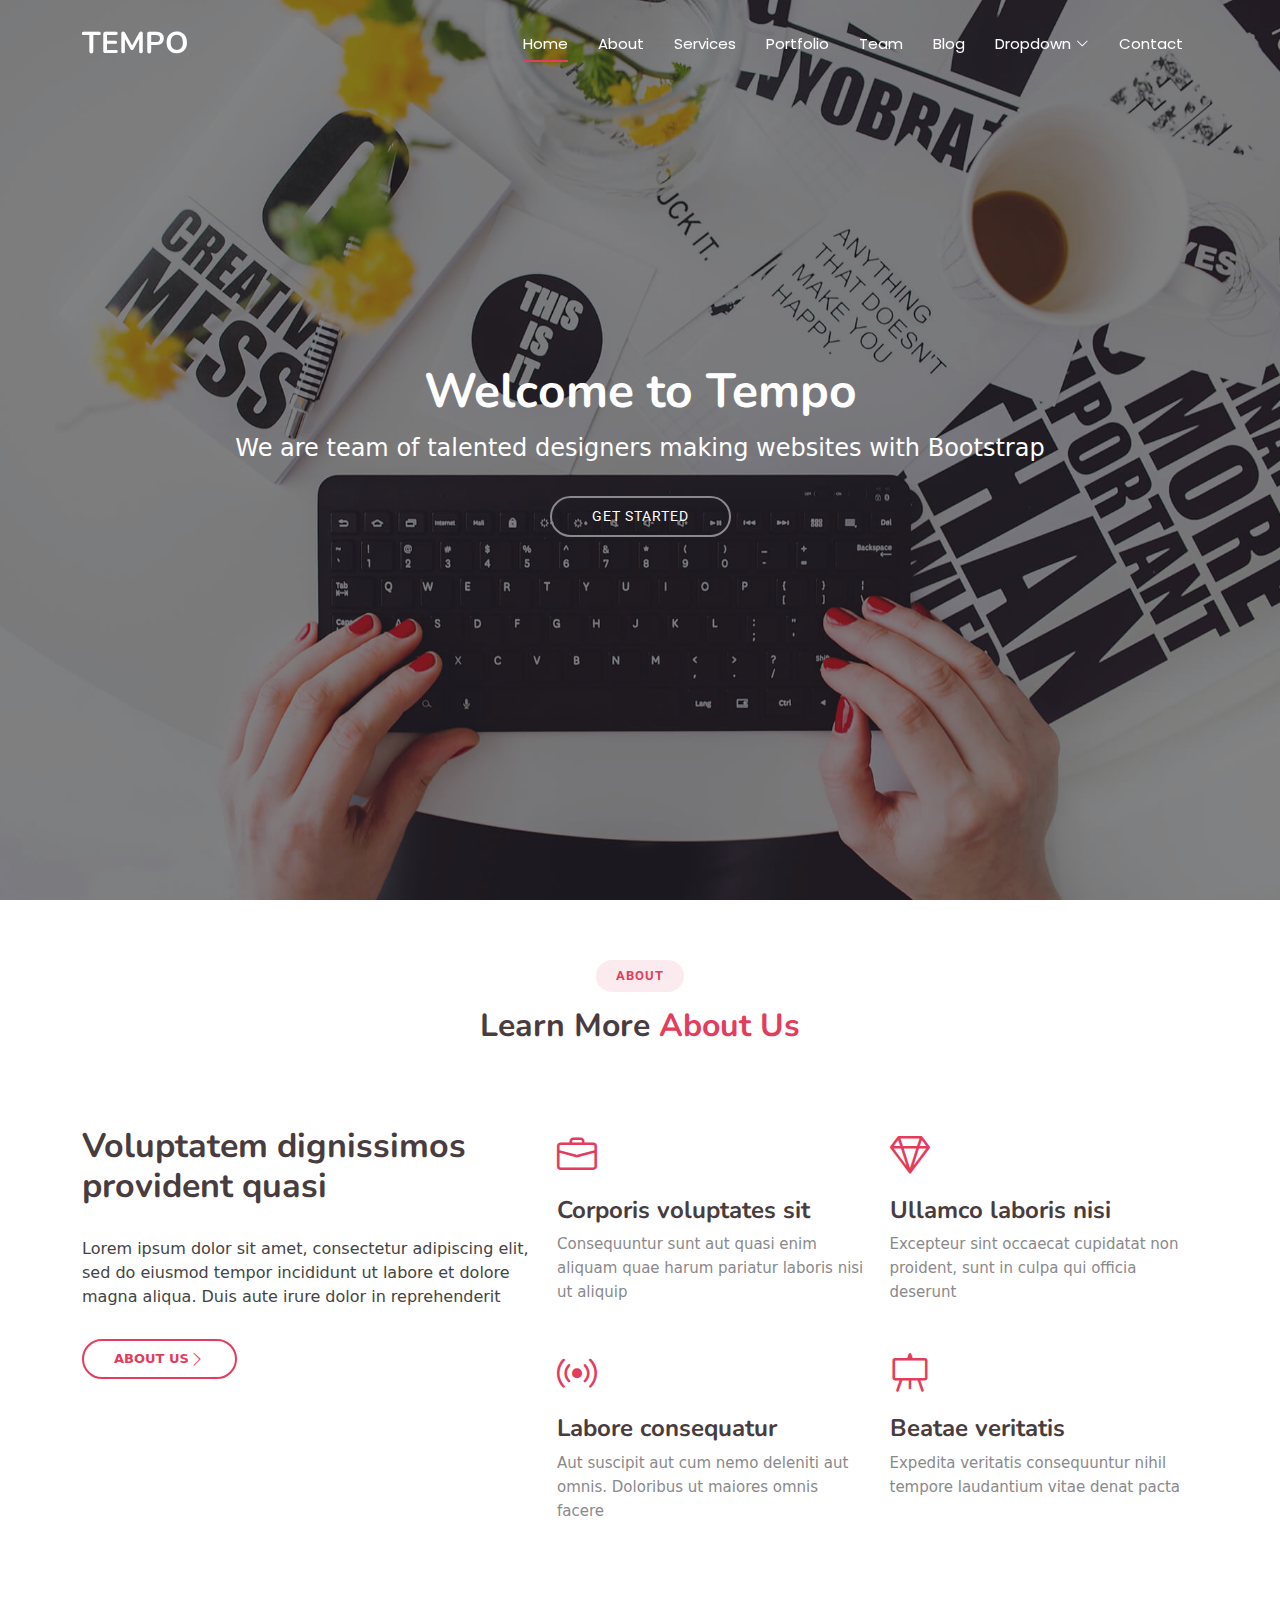
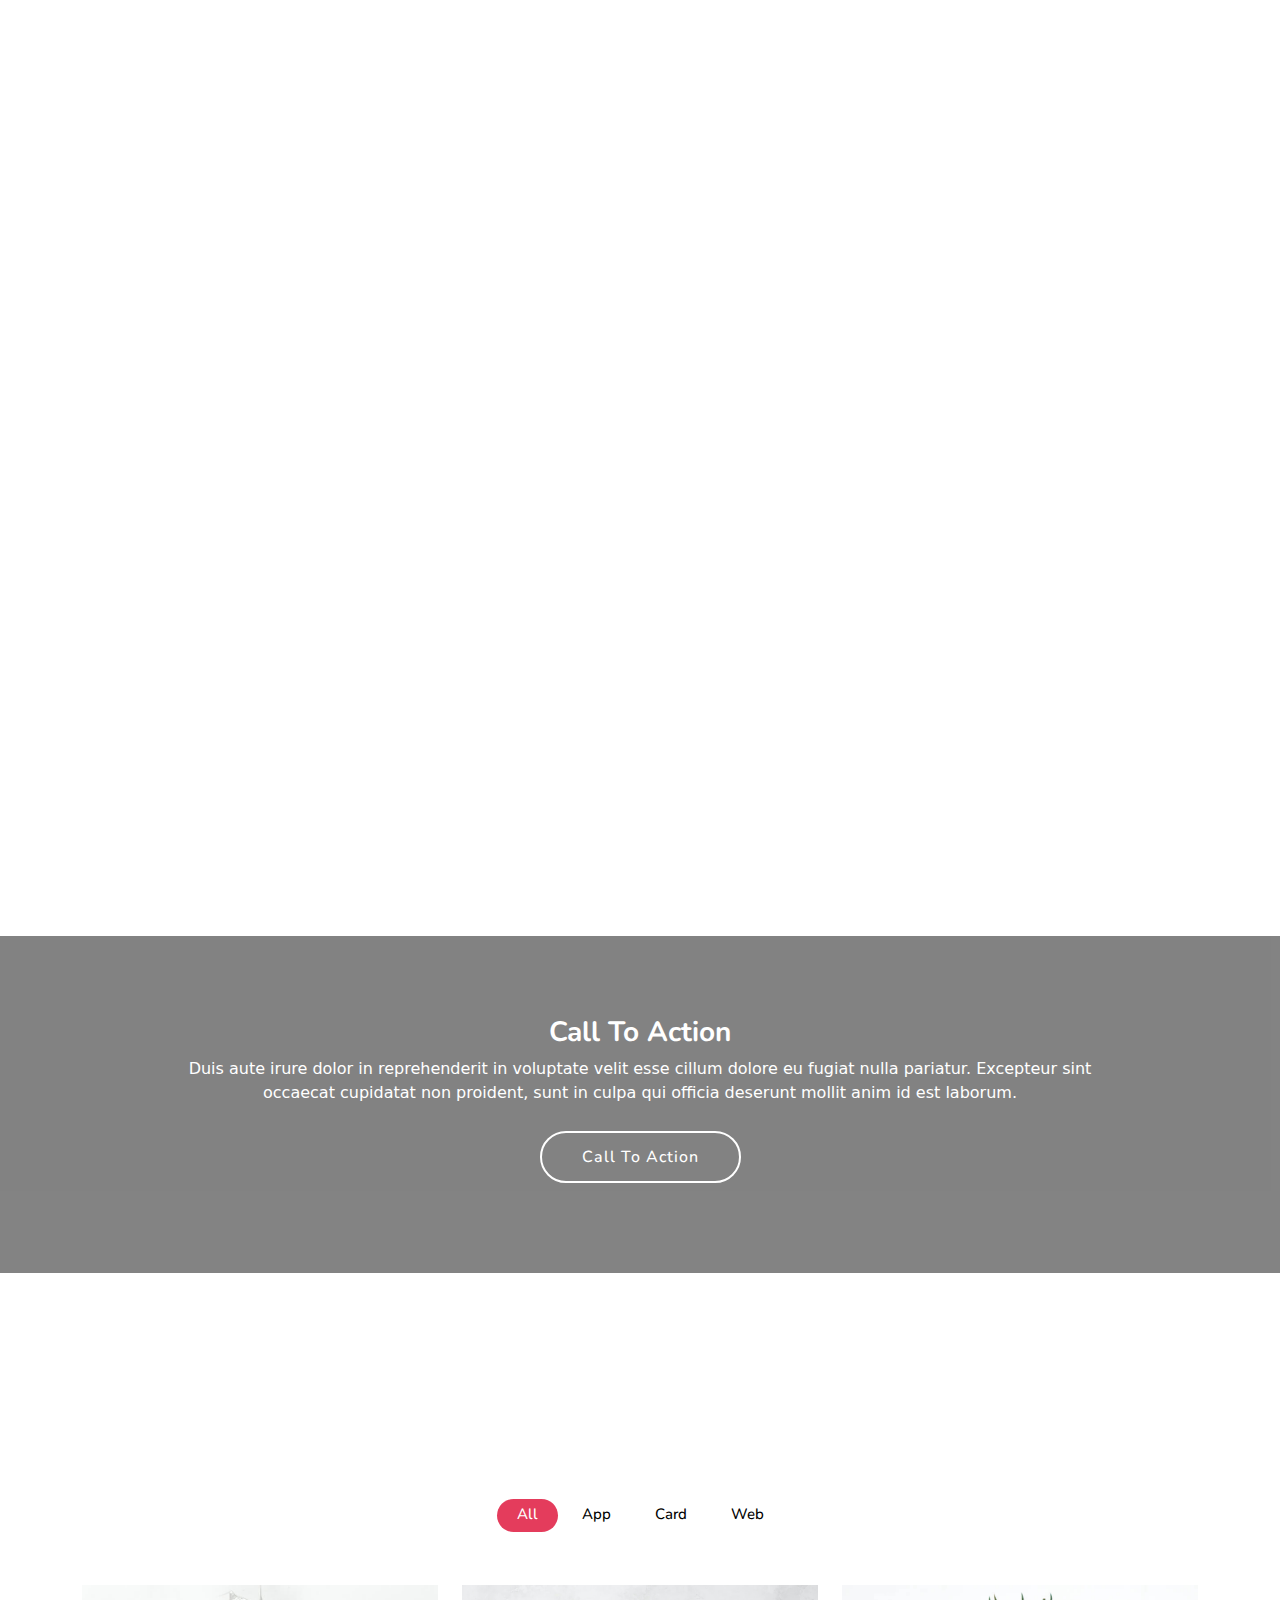
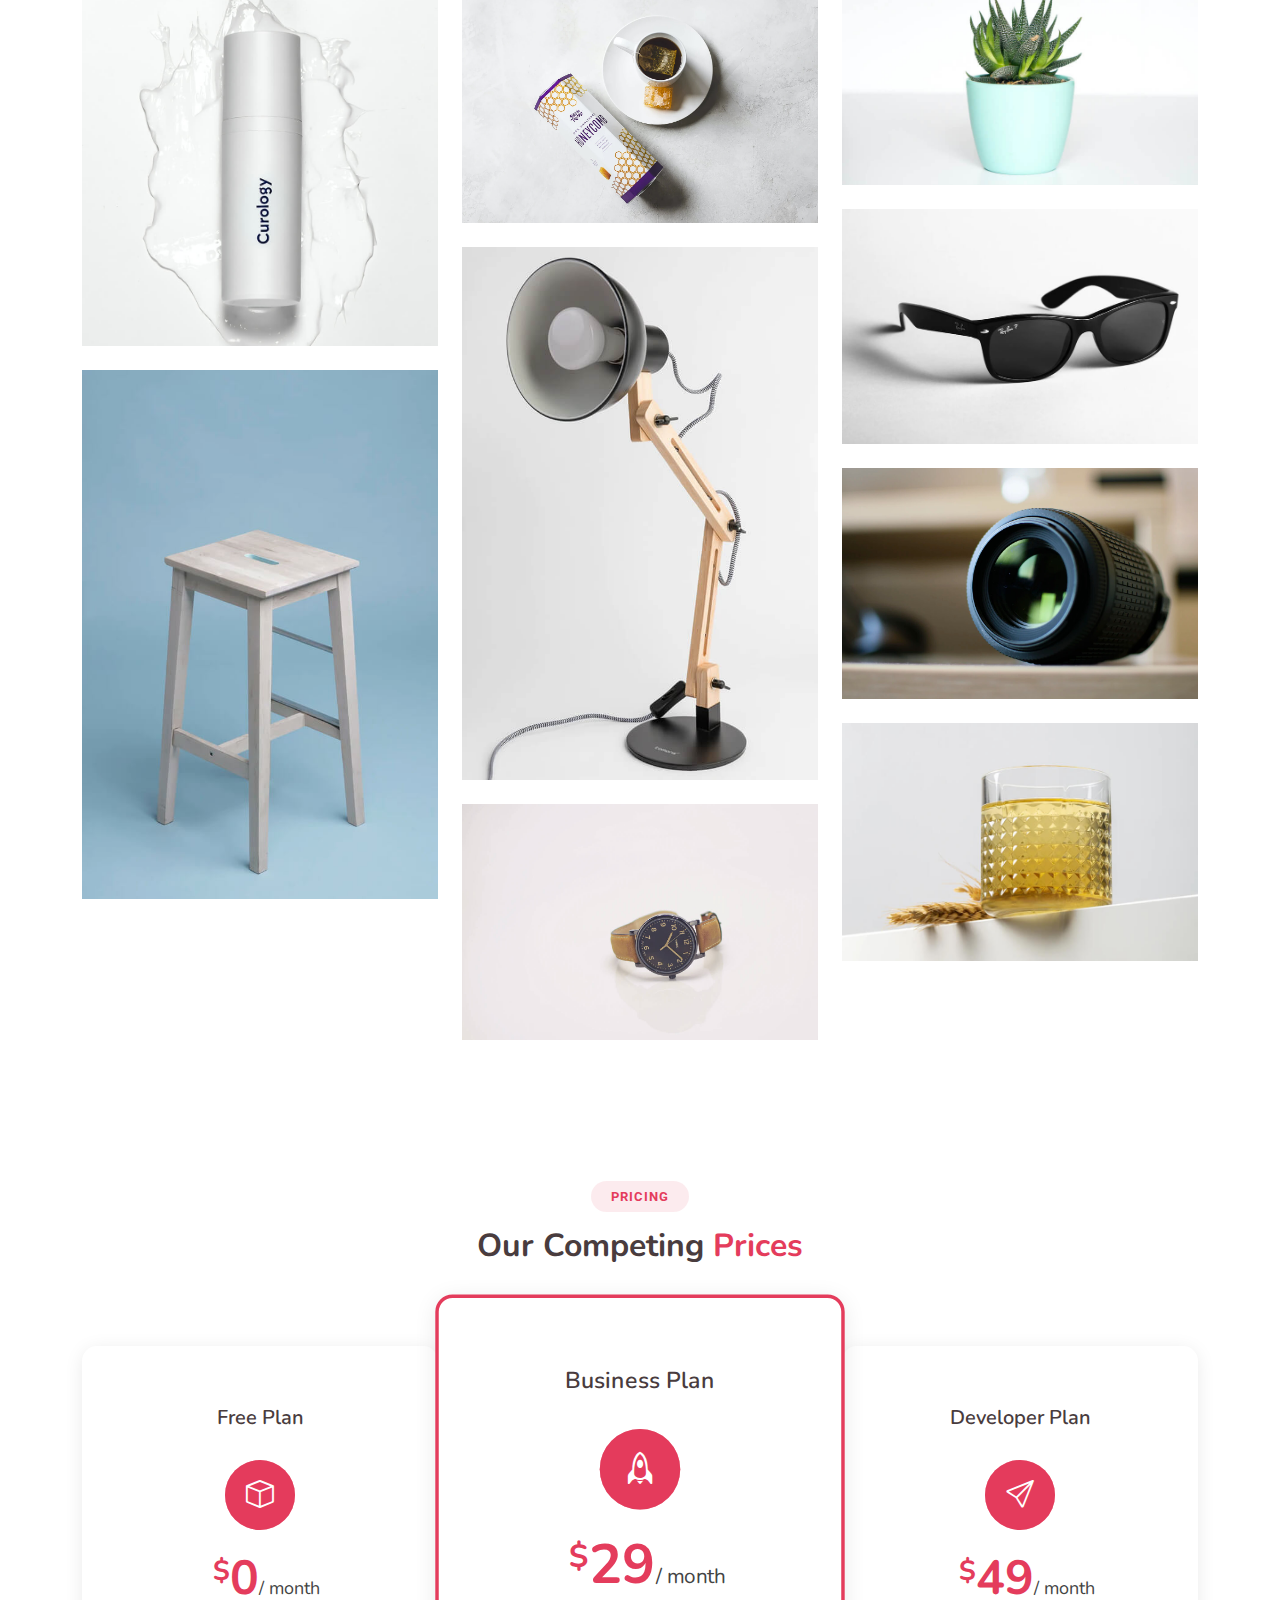
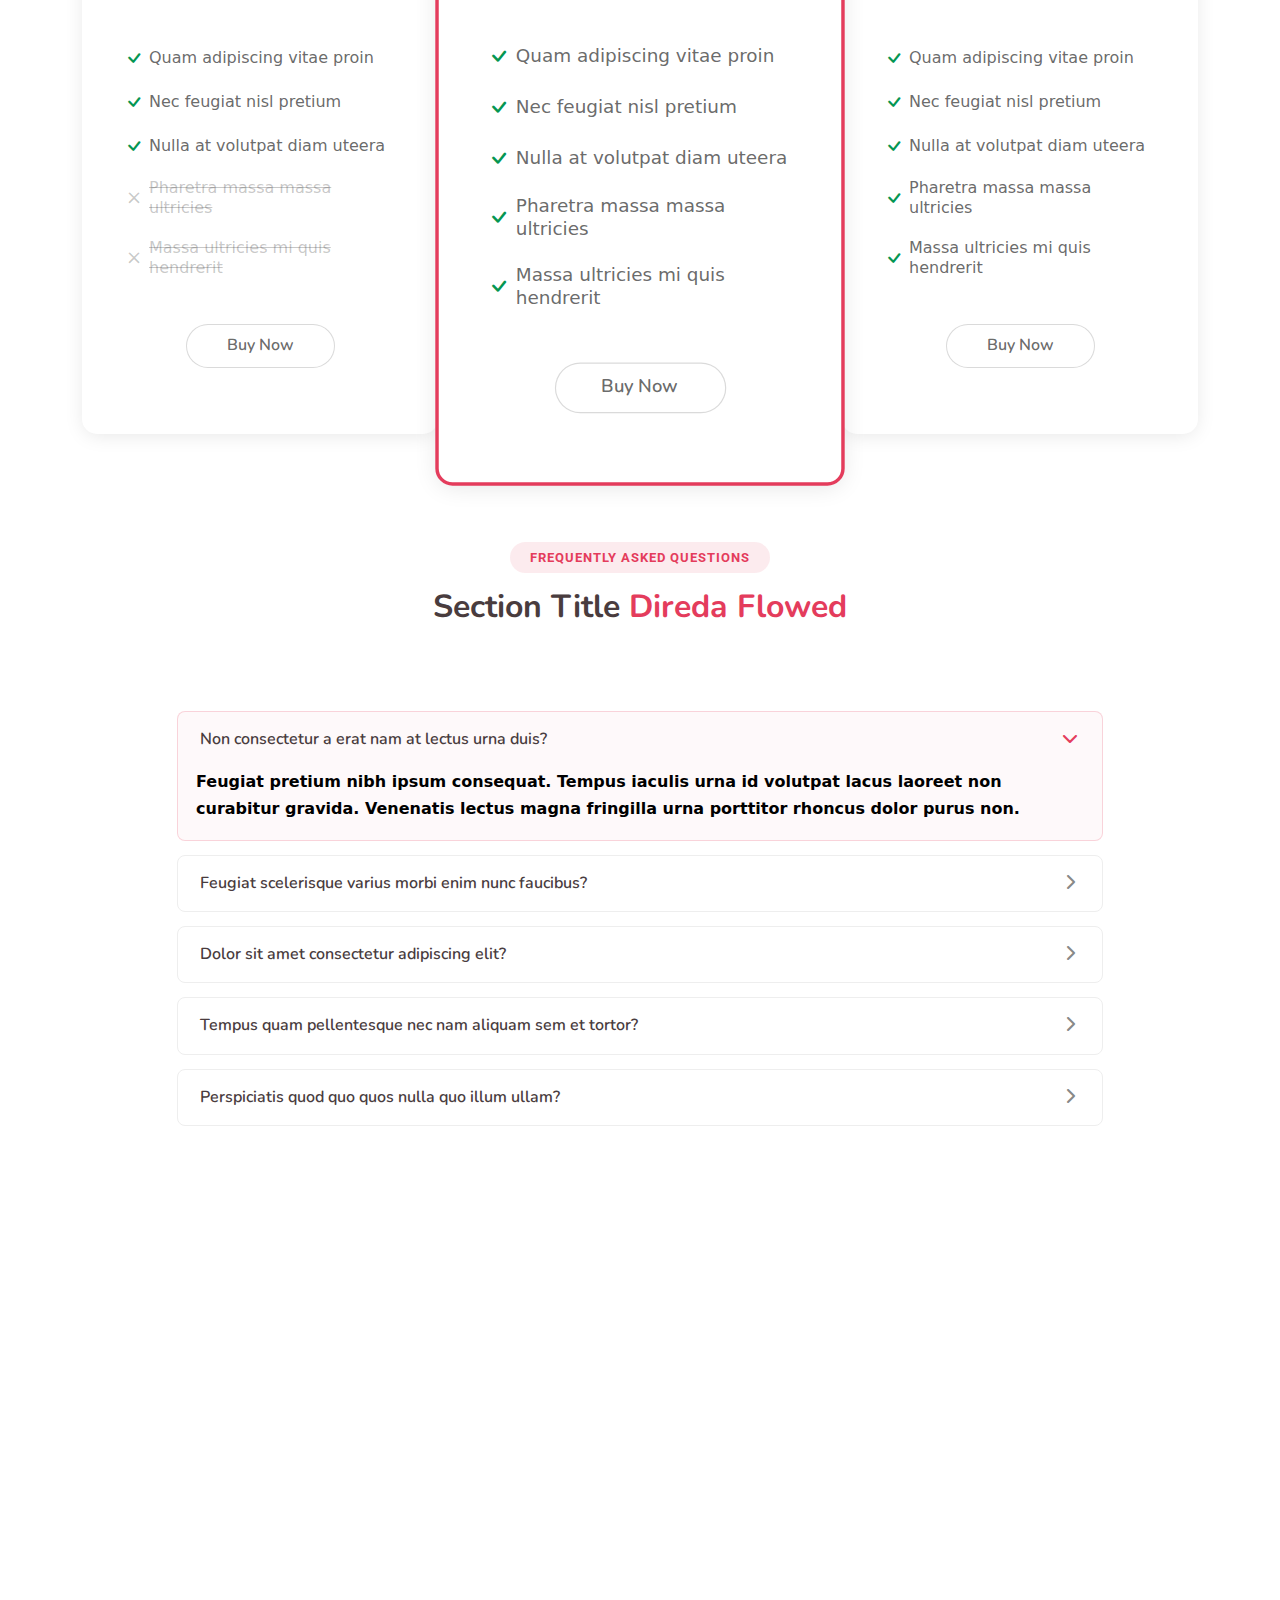
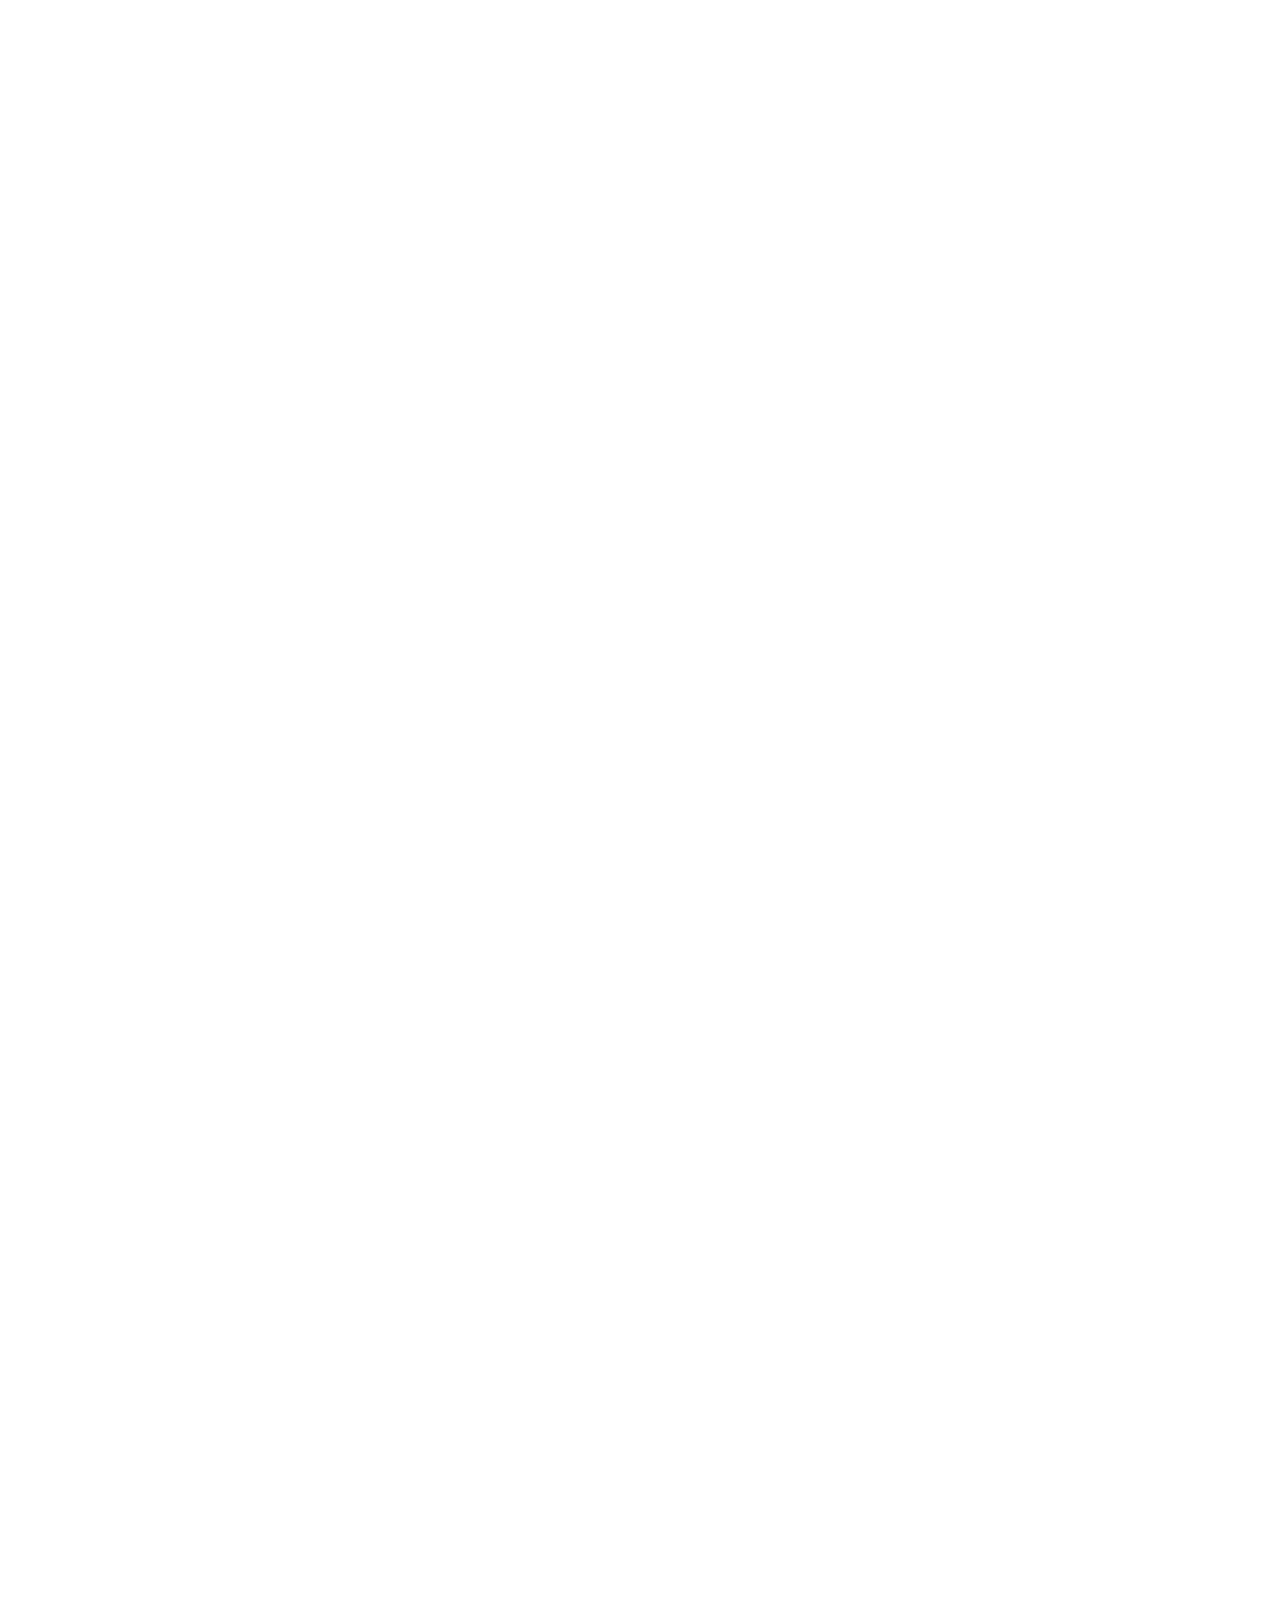
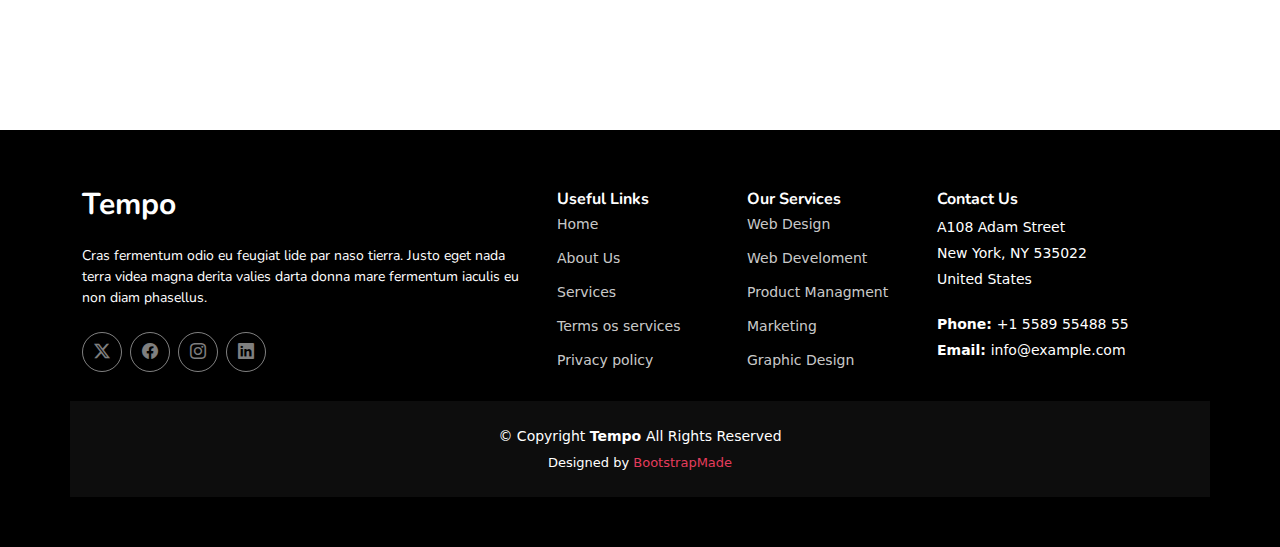
<file: index.html>
<!DOCTYPE html>
<html lang="en">
<head>
    <meta charset="UTF-8">
    <meta name="viewport" content="width=device-width, initial-scale=1.0">
    <title>Tempo</title>
    


    <link href="https://fonts.googleapis.com/css2?family=Poppins:wght@300;400;500;600;700&display=swap" rel="stylesheet">
    <link href="https://fonts.googleapis.com/css2?family=Nunito:wght@300;400;600;700;800&display=swap" rel="stylesheet">
    <link href="https://fonts.googleapis.com/css2?family=Roboto:wght@300;400;500;700&display=swap" rel="stylesheet">

    <link rel="stylesheet" href="https://cdn.jsdelivr.net/npm/aos@2.3.4/dist/aos.css" />

    <link rel="stylesheet" href="https://cdn.jsdelivr.net/npm/bootstrap-icons@1.11.3/font/bootstrap-icons.css">
    <link rel="stylesheet" href="https://cdn.jsdelivr.net/npm/bootstrap-icons@1.10.5/font/bootstrap-icons.css">

    <link rel="stylesheet" href="https://cdnjs.cloudflare.com/ajax/libs/animate.css/4.1.1/animate.min.css"/>

    <link rel="stylesheet" href="https://cdnjs.cloudflare.com/ajax/libs/font-awesome/5.15.4/css/all.min.css">


    <link rel="stylesheet" href="css/bootstrap.min.css">
    <link rel="stylesheet" href="css/all.min.css">

    <link rel="stylesheet" href="css/style.css">
</head>
<body>  
    <!-- nav -->
    <nav id="navbar" class="navbar navbar-expand-lg">
        <div class="container">
            <a class="navbar-brand logo" href="#"><h1 class="sitename">TEMPO</h1></a>
            <button class="navbar-toggler " type="button" data-bs-toggle="collapse" data-bs-target="#navbarSupportedContent" aria-controls="navbarSupportedContent" aria-expanded="false" aria-label="Toggle navigation">
            <span class="navbar-toggler-icon"></span>
            </button>
            
            <div class="collapse navbar-collapse" id="navbarSupportedContent">
                <ul class="navbar-nav ms-auto mb-2 mb-lg-0 ">
                    <li class="nav-item">
                        <a class="nav-link " aria-current="page" href="index.html">Home</a>
                    </li>

                    <li class="nav-item">
                        <a class="nav-link" href="#about">About</a>
                    </li>

                    <li class="nav-item">
                        <a class="nav-link" href="#services">Services</a>
                    </li>

                    <li class="nav-item">
                        <a class="nav-link" href="#portfolio">Portfolio</a>
                    </li>

                    <li class="nav-item">
                        <a class="nav-link" href="#team">Team</a>
                    </li>

                    <li class="nav-item">
                        <a class="nav-link blog" href="blog.html" target="_blank">Blog</a>
                    </li>

                    <li class="nav-item outer-dropdown">
                        <a class="nav-link" href="#">Dropdown<i class="bi bi-chevron-down toggle-dropdown"></i></a>
                        <ul class="main-dropdown">
                            <li><a href="">Dropdown 1</a></li>
                            <li class="deep-dropdown"><a href="">Deeep Dropdown<i class="bi bi-chevron-down toggle-dropdown"></i></a>
                                <ul class="inner-dropdown">
                                    <li><a href="">Deep Dropdown 1</a></li>
                                    <li><a href="">Deep Dropdown 2</a></li>
                                    <li><a href="">Deep Dropdown 3</a></li>
                                    <li><a href="">Deep Dropdown 4</a></li>
                                    <li><a href="">Deep Dropdown 5</a></li>

                                </ul>
                            </li>
                            <li><a href="">Dropdown 2</a></li>
                            <li><a href="">Dropdown 3</a></li>
                            <li><a href="">Dropdown 4</a></li>

                        </ul>
                    </li>

                    <li class="nav-item">
                        <a class="nav-link" href="#contact">Contact</a>
                    </li>

                </ul>
            </div>
        </div>
    </nav>

<!-- header -->
    <header>
        <img class="header-img " src="images/hero-bg.jpg" alt="" >
        <div class="container">
            <div class="row outer-header">
                <div class="header-content animate__animated animate__backInDown">
                    <h2>Welcome to Tempo</h2>
                    <p>We are team of talented designers making websites with Bootstrap</p>
                    <a class="btn" href="">Get Started</a>
                </div>
            </div>
        </div>
    </header>

    <!-- about -->
    <section id="about" class=" section about">
        <div class="container section-title animate__animated animate__backInDown">
            <h2>About</h2>
            <p>Learn More <span>About Us</span></p>
        </div>
        <div class="container about-content">
            <div class="row gy-5">
                <div class="col-xl-5 d-flex flex-column  left-side animate__animated animate__backInDown ">
                    <h3>Voluptatem dignissimos provident quasi</h3>
                    <p>Lorem ipsum dolor sit amet, consectetur adipiscing elit, sed do eiusmod tempor incididunt ut labore et dolore magna aliqua. Duis aute irure dolor in reprehenderit</p>
                    <a href="" class="about-btn align-self-center align-self-xl-start"><span>ABOUT US</span> <i class="bi bi-chevron-right"></i> </a>
                </div>
                
                <div class="col-xl-7">
                    <div class="row gy-4">
                        <div class="col-md-6 icon-box d-flex flex-column position-relative animate__animated animate__backInDown">
                            <i class="bi bi-briefcase"></i>
                            <h4><a href="" class="">Corporis voluptates sit</a></h4>
                            <p><a href="">Consequuntur sunt aut quasi enim aliquam quae harum pariatur laboris nisi ut aliquip</a></p>
                        </div>

                        <div class="col-md-6 icon-box d-flex flex-column position-relative animate__animated animate__backInDown">
                            <i class="bi bi-gem"></i>
                            <h4><a href="" class="">Ullamco laboris nisi</a></h4>
                            <p><a href="">Excepteur sint occaecat cupidatat non proident, sunt in culpa qui officia deserunt</a></p>
                        </div>

                        <div class="col-md-6 icon-box d-flex flex-column position-relative animate__animated animate__backInDown">
                            <i class="bi bi-broadcast"></i>
                            <h4><a href="" class="">Labore consequatur</a></h4>
                            <p><a href="">Aut suscipit aut cum nemo deleniti aut omnis. Doloribus ut maiores omnis facere</a></p>
                        </div>


                        <div class="col-md-6 icon-box d-flex flex-column position-relative animate__animated animate__backInDown">
                            <i class="bi bi-easel"></i>
                            <h4><a href="" class="">Beatae veritatis</a></h4>
                            <p><a href="">Expedita veritatis consequuntur nihil tempore laudantium vitae denat pacta</a></p>
                        </div>

                        

                        

                         
                    </div>
                </div>
      
            </div>
        </div>
    </section>

    <!-- services -->
    <section id="services" class="section services">
        <div class="container section-title " data-aos="fade-up" data-aos-delay="200">
            <h2>Services</h2>
            <p>Check our <span>Sevices</span></p>
        </div>


        <div class="container services-content">
            <div class="row gy-4">
                <div class="col-lg-3 col-md-6 col-sm-12 d-flex" data-aos="fade-up" data-aos-delay="10">
                    <div class="service-item">
                        <div class="icon"><i class="bi bi-activity icon"></i></div>
                        <h4><a href="">Lorem Ipsum</a></h4>
                        <p><a href="">Voluptatum deleniti atque corrupti quos dolores et quas molestias excepturi</a></p>

                    </div>
                </div>

                 <div class="col-lg-3 col-md-6 col-sm-12 d-flex" data-aos="fade-up" data-aos-delay="20">
                    <div class="service-item">
                        <div class="icon"><i class="bi bi-bounding-box-circles icon"></i></div>
                        <h4><a href="">Lorem Ipsum</a></h4>
                        <p><a href="">Voluptatum deleniti atque corrupti quos dolores et quas molestias excepturi</a></p>

                    </div>
                </div>

                 <div class="col-lg-3 col-md-6 col-sm-12 d-flex"data-aos="fade-up" data-aos-delay="30">
                    <div class="service-item">
                        <div class="icon"><i class="bi bi-calendar4-week icon"></i></div>
                        <h4><a href="">Lorem Ipsum</a></h4>
                        <p><a href="">Voluptatum deleniti atque corrupti quos dolores et quas molestias excepturi</a></p>

                    </div>
                </div>

                 <div class="col-lg-3 col-md-6 col-sm-12 d-flex" data-aos="fade-up" data-aos-delay="40">
                    <div class="service-item">
                        <div class="icon"><i class="bi bi-broadcast icon"></i></div>
                        <h4><a href="">Lorem Ipsum</a></h4>
                        <p><a href="">Voluptatum deleniti atque corrupti quos dolores et quas molestias excepturi</a></p>

                    </div>
                </div>
            </div>

        </div>
    </section>

    <!-- features -->
    <section id="features" class="section features">
        <div class="container">
            <div class="row gy-4">
                <div class="col-lg-3 .col-md-4 col-sm-12 " data-aos="fade-up" data-aos-delay="100" >
                    <div class="feature-item d-flex flex-row align-items-center justify-content-start gap-2">
                        <i class="bi bi-eye" style="color: #ffbb2c;"></i>
                        <h3>Lorem Ipsum</h3>
                    </div>
                </div>

                <div class="col-lg-3 .col-md-4 col-sm-12" data-aos="fade-up" data-aos-delay="200" >
                    <div class="feature-item d-flex flex-row align-items-center justify-content-start gap-2">
                        <i class="bi bi-infinity" style="color: #5578ff;"></i>
                        <h3>Dolor Sitema</h3>
                    </div>
                </div>

                <div class="col-lg-3 .col-md-4 col-sm-12"data-aos="fade-up" data-aos-delay="300" >
                    <div class="feature-item d-flex flex-row align-items-center justify-content-start gap-2">
                        <i class="bi bi-mortarboard" style="color: #e80368;"></i>
                        <h3>Sed perspiciatis</h3>
                    </div>
                </div>

                <div class="col-lg-3 .col-md-4 col-sm-12"data-aos="fade-up" data-aos-delay="400" >
                    <div class="feature-item d-flex flex-row align-items-center justify-content-start gap-2">
                        <i class="bi bi-nut" style="color: #e361ff;"></i>
                        <h3>Magni Dolores</h3>
                    </div>
                </div>

                <div class="col-lg-3 .col-md-4 col-sm-12" data-aos="fade-up" data-aos-delay="500">
                    <div class="feature-item d-flex flex-row align-items-center justify-content-start gap-2">
                        <i class="bi bi-shuffle" style="color: #47aeff;"></i>
                        <h3>Nemo Enim</h3>
                    </div>
                </div>

                <div class="col-lg-3 .col-md-4 col-sm-12" data-aos="fade-up" data-aos-delay="600" >
                    <div class="feature-item d-flex flex-row align-items-center justify-content-start gap-2">
                        <i class="bi bi-star" style="color: #ffa76e;"></i>
                        <h3>LEiusmod Tempor</h3>
                    </div>
                </div>

                <div class="col-lg-3 .col-md-4 col-sm-12"data-aos="fade-up" data-aos-delay="700" >
                    <div class="feature-item d-flex flex-row align-items-center justify-content-start gap-2">
                        <i class="bi bi-x-diamond" style="color: #11dbcf;"></i>
                        <h3>Midela Teren</h3>
                    </div>
                </div>

                <div class="col-lg-3 .col-md-4 col-sm-12"data-aos="fade-up" data-aos-delay="800" >
                    <div class="feature-item d-flex flex-row align-items-center justify-content-start gap-2">
                        <i class="bi bi-camera-video" style="color: #4233ff;"></i>
                        <h3>Pira Neve</h3>
                    </div>
                </div>

                <div class="col-lg-3 .col-md-4 col-sm-12" data-aos="fade-up" data-aos-delay="900" >
                    <div class="feature-item d-flex flex-row align-items-center justify-content-start gap-2">
                        <i class="bi bi-command" style="color: #b2904f;"></i>
                        <h3>Dirada Pack</h3>
                    </div>
                </div>

                <div class="col-lg-3 .col-md-4 col-sm-12" data-aos="fade-up" data-aos-delay="1000">
                    <div class="feature-item d-flex flex-row align-items-center justify-content-start gap-2">
                        <i class="bi bi-dribbble" style="color: #b20969;"></i>
                        <h3>Moton Ideal</h3>
                    </div>
                </div>

                <div class="col-lg-3 .col-md-4 col-sm-12" data-aos="fade-up" data-aos-delay="1100">
                    <div class="feature-item d-flex flex-row align-items-center justify-content-start gap-2">
                        <i class="bi bi-activity" style="color: #ff5828;"></i>
                        <h3>Verdo Park</h3>
                    </div>
                </div>

                <div class="col-lg-3 .col-md-4 col-sm-12" data-aos="fade-up" data-aos-delay="1200">
                    <div class="feature-item d-flex flex-row align-items-center justify-content-start gap-2">
                        <i class="bi bi-brightness-high" style="color: #29cc61;"></i>
                        <h3>Verdo Park</h3>
                    </div>
                </div>




                
            </div>
        </div>
    </section>


    <!-- call -to -->
    <section class="call-to section">
            <div class="container ">
                <div class="row justify-content-center">
                    <div class="col-lg-10">
                        <div class="call-to-content text-center">
                            <h3>Call To Action</h3>
                            <p>Duis aute irure dolor in reprehenderit in voluptate velit esse cillum dolore eu fugiat nulla pariatur. Excepteur sint occaecat cupidatat non proident, sunt in culpa qui officia deserunt mollit anim id est laborum.</p>
                            <a href="" class="call-to-btn">Call To Action</a>
                        
                        </div>
                    </div>
                </div>
            </div>
    </section>


    <!-- Portfolio Section -->
    <section id="portfolio" class="portfolio section ">
        <div class="container section-title" data-aos="fade-up" data-aos-delay="200">
                    <h2>portfolio</h2>
                    <p>Check our <span>portfolio</span></p>
        </div>

        <div class="container">

           <!-- Nav Pills -->
            <ul class="portfolio-ul gap-1 nav nav-pills justify-content-center mb-5" id="portfolio-tab" role="tablist">
            <li class="portfolio-item" role="presentation">
            <button class="portfolio-link active" id="all-tab" data-bs-toggle="pill" data-bs-target="#all" type="button" role="tab">All</button>
            </li>
            <li class="portfolio-item" role="presentation">
            <button class="portfolio-link" id="app-tab" data-bs-toggle="pill" data-bs-target="#app" type="button" role="tab">App</button>
            </li>
            <li class="portfolio-item" role="presentation">
            <button class="portfolio-link" id="card-tab" data-bs-toggle="pill" data-bs-target="#card" type="button" role="tab">Card</button>
            </li>
            <li class="portfolio-item" role="presentation">
            <button class="portfolio-link" id="web-tab" data-bs-toggle="pill" data-bs-target="#web" type="button" role="tab">Web</button>
            </li>
            </ul>

             <!-- Tab Content -->
             <div class="tab-content" id="portfolio-tabContent">

            <!-- All -->
            <div class="tab-pane fade show active" id="all" role="tabpanel" aria-labelledby="all-tab">
            <div class="masonry">
                <div class="masonry-item"><img src="images/masonry-portfolio-1.jpg" alt="App 1"></div>
                <div class="masonry-item"><img src="images/masonry-portfolio-6.jpg" alt="Card 1"></div>
                <div class="masonry-item"><img src="images/masonry-portfolio-2.jpg" alt="Product 1"></div>
                <div class="masonry-item"><img src="images/masonry-portfolio-5.jpg" alt="Product 2"></div>
                <div class="masonry-item"><img src="images/masonry-portfolio-9.jpg" alt="Card 2"></div>
                <div class="masonry-item"><img src="images/masonry-portfolio-3.jpg" alt="Web 2"></div>
                <div class="masonry-item"><img src="images/masonry-portfolio-4.jpg" alt="App 2"></div>
                <div class="masonry-item"><img src="images/masonry-portfolio-7.jpg" alt="App 3"></div>
                <div class="masonry-item"><img src="images/masonry-portfolio-8.jpg" alt="Product 3"></div>
            </div>
            </div>

            <!-- App -->
            <div class="tab-pane fade" id="app" role="tabpanel" aria-labelledby="app-tab">
            <div class="masonry">
                <div class="masonry-item"><img src="images/masonry-portfolio-1.jpg" alt="App 1"></div>
                <div class="masonry-item"><img src="images/masonry-portfolio-4.jpg" alt="App 2"></div>
                <div class="masonry-item"><img src="images/masonry-portfolio-7.jpg" alt="App 3"></div>
            </div>
            </div>

            <!-- Card -->
            <div class="tab-pane fade" id="card" role="tabpanel" aria-labelledby="card-tab">
            <div class="masonry">
                <div class="masonry-item"><img src="images/masonry-portfolio-2.jpg" alt="Card 1"></div>
                <div class="masonry-item"><img src="images/masonry-portfolio-5.jpg" alt="Card 2"></div>
                <div class="masonry-item"><img src="images/masonry-portfolio-8.jpg" alt="Product 3"></div>
            </div>
            </div>

            <!-- Web -->
            <div class="tab-pane fade" id="web" role="tabpanel" aria-labelledby="web-tab">
            <div class="masonry">
                <div class="masonry-item"><img src="images/masonry-portfolio-3.jpg" alt="Web 1"></div>
                <div class="masonry-item"><img src="images/masonry-portfolio-6.jpg" alt="Web 2"></div>
                <div class="masonry-item"><img src="images/masonry-portfolio-9.jpg" alt="Web 3"></div>
            </div>
            </div>

             </div>
     </div>

    </section>

    
   <!-- Our Competing Prices -->
    <section class="pricing section">
        <div class="container section-title">
                    <h2>Pricing</h2>
                    <p>Our Competing <span>Prices</span></p>
        </div>
        <div class="container">
        
            <div class="row g-4 pricing-cards">

                <!-- Free Plan -->
                <div class="col-lg-4">
                    <div class="pricing-card">
                        <h3>Free Plan</h3>

                        <div class="icon">
                            <i class="bi bi-box"></i>
                        </div>
                        <h4 class="price"><span><sup>$</sup> 0</span>/ month</h4>
                        <ul>
                            <li><i class="bi bi-check"></i> Quam adipiscing vitae proin</li>
                            <li><i class="bi bi-check"></i> Nec feugiat nisl pretium</li>
                            <li><i class="bi bi-check"></i> Nulla at volutpat diam uteera</li>
                            <li class="disabled"><i class="bi bi-x"></i> Pharetra massa massa ultricies</li>
                            <li class="disabled"><i class="bi bi-x"></i> Massa ultricies mi quis hendrerit</li>
                        </ul>
                        <button class="buy-btn">Buy Now</button>
                    </div>
                </div>
                

                <!-- Business Plan (Highlighted) -->
                <div class="col-lg-4">
                    <div class="pricing-card active">
                        <h3>Business Plan</h3>

                        <div class="icon">
                            <i class="bi bi-rocket"></i>
                        </div>
                        <h4 class="price"><span><sup>$</sup> 29</span>/ month</h4>
                        
                        <ul>
                            <li><i class="bi bi-check"></i> Quam adipiscing vitae proin</li>
                            <li><i class="bi bi-check"></i> Nec feugiat nisl pretium</li>
                            <li><i class="bi bi-check"></i> Nulla at volutpat diam uteera</li>
                            <li><i class="bi bi-check"></i> Pharetra massa massa ultricies</li>
                            <li><i class="bi bi-check"></i> Massa ultricies mi quis hendrerit</li>
                        </ul>
                        <button class="buy-btn">Buy Now</button>
                    </div>
                </div>
                <!-- Developer Plan -->

                <div class="col-lg-4">
                    <div class="pricing-card">
                        <h3>Developer Plan</h3>

                        <div class="icon">
                            <i class="bi bi-send"></i>
                        </div>
                        <h4 class="price"><span><sup>$</sup> 49</span>/ month</h4>
                       
                        <ul>
                            <li><i class="bi bi-check"></i> Quam adipiscing vitae proin</li>
                            <li><i class="bi bi-check"></i> Nec feugiat nisl pretium</li>
                            <li><i class="bi bi-check"></i> Nulla at volutpat diam uteera</li>
                            <li><i class="bi bi-check"></i> Pharetra massa massa ultricies</li>
                            <li><i class="bi bi-check"></i> Massa ultricies mi quis hendrerit</li>
                        </ul>
                        <button class="buy-btn">Buy Now</button>
                    </div>
                </div>
            </div>
        </div>
    </section>

    <!-- FAQ -->
    <section id="faq" class="section faq py-5 ">
    <div class="container section-title text-center mb-1">
        <h2>Frequently Asked Questions</h2>
        <p>Section Title  <span> Direda Flowed</span></p>
    </div>

    <!-- FAQ Content -->
    <div class="container">
        <div class="row justify-content-center">
            <div class="col-lg-10">
                <div class="faq-container accordion" id="faqAccordion">

                        <!-- FAQ 1 (open by default) -->
          <div class="accordion-item">
            <h3 class="accordion-header" id="headingOne">
              <button class="accordion-button fw-semibold" type="button"
                      data-bs-toggle="collapse" data-bs-target="#collapseOne"
                      aria-expanded="true" aria-controls="collapseOne">
                <span class="question-text">Non consectetur a erat nam at lectus urna duis?</span>
                <span class="faq-icon"><i class="fas fa-chevron-right"></i></span>
              </button>
            </h3>
            <div id="collapseOne" class="accordion-collapse collapse show"
                 aria-labelledby="headingOne" data-bs-parent="#faqAccordion">
              <div class="accordion-body">
                Feugiat pretium nibh ipsum consequat. Tempus iaculis urna id volutpat
                lacus laoreet non curabitur gravida. Venenatis lectus magna fringilla
                urna porttitor rhoncus dolor purus non.
              </div>
            </div>
          </div>

          <!-- FAQ 2 -->
          <div class="accordion-item">
            <h3 class="accordion-header" id="headingTwo">
              <button class="accordion-button collapsed fw-semibold" type="button"
                      data-bs-toggle="collapse" data-bs-target="#collapseTwo"
                      aria-expanded="false" aria-controls="collapseTwo">
                <span class="question-text">Feugiat scelerisque varius morbi enim nunc faucibus?</span>
                <span class="faq-icon"><i class="fas fa-chevron-right"></i></span>
              </button>
            </h3>
            <div id="collapseTwo" class="accordion-collapse collapse"
                 aria-labelledby="headingTwo" data-bs-parent="#faqAccordion">
              <div class="accordion-body">
                Dolor sit amet consectetur adipiscing elit pellentesque habitant morbi.
                Id interdum velit laoreet id donec ultrices. Fringilla phasellus
                faucibus scelerisque eleifend donec pretium. Est pellentesque elit
                ullamcorper dignissim.
              </div>
            </div>
          </div>

          <!-- FAQ 3 -->
          <div class="accordion-item">
            <h3 class="accordion-header" id="headingThree">
              <button class="accordion-button collapsed fw-semibold" type="button"
                      data-bs-toggle="collapse" data-bs-target="#collapseThree"
                      aria-expanded="false" aria-controls="collapseThree">
                <span class="question-text">Dolor sit amet consectetur adipiscing elit?</span>
                <span class="faq-icon"><i class="fas fa-chevron-right"></i></span>
              </button>
            </h3>
            <div id="collapseThree" class="accordion-collapse collapse"
                 aria-labelledby="headingThree" data-bs-parent="#faqAccordion">
              <div class="accordion-body">
                Eleifend mi in nulla posuere sollicitudin aliquam ultrices sagittis orci.
                Faucibus pulvinar elementum integer enim. Sem nulla pharetra diam sit
                amet nisl suscipit.
              </div>
            </div>
          </div>

          <!-- FAQ 4 -->
          <div class="accordion-item">
            <h3 class="accordion-header" id="headingFour">
              <button class="accordion-button collapsed fw-semibold" type="button"
                      data-bs-toggle="collapse" data-bs-target="#collapseFour"
                      aria-expanded="false" aria-controls="collapseFour">
                <span class="question-text">Tempus quam pellentesque nec nam aliquam sem et tortor?</span>
                <span class="faq-icon"><i class="fas fa-chevron-right"></i></span>
              </button>
            </h3>
            <div id="collapseFour" class="accordion-collapse collapse"
                 aria-labelledby="headingFour" data-bs-parent="#faqAccordion">
              <div class="accordion-body">
                Molestie a iaculis at erat pellentesque adipiscing commodo. Dignissim
                suspendisse in est ante in. Nunc vel risus commodo viverra maecenas
                accumsan lacus vel facilisis.
              </div>
            </div>
          </div>

          <!-- FAQ 5 -->
          <div class="accordion-item">
            <h3 class="accordion-header" id="headingFive">
              <button class="accordion-button collapsed fw-semibold" type="button"
                      data-bs-toggle="collapse" data-bs-target="#collapseFive"
                      aria-expanded="false" aria-controls="collapseFive">
                <span class="question-text">Perspiciatis quod quo quos nulla quo illum ullam?</span>
                <span class="faq-icon"><i class="fas fa-chevron-right"></i></span>
              </button>
            </h3>
            <div id="collapseFive" class="accordion-collapse collapse"
                 aria-labelledby="headingFive" data-bs-parent="#faqAccordion">
              <div class="accordion-body">
                Et harum quidem rerum facilis est et expedita distinctio. Nam libero
                tempore, cum soluta nobis est eligendi optio cumque nihil impedit quo
                minus id quod maxime placeat facere possimus.
              </div>
            </div>
          </div>

        </div><!-- End accordion -->

                        




                    

                </div>
            </div>
        </div>
    </div>
    </section>


    <!-- Team1 -->
    <section class="section team1">
        <div class="container section-title "  data-aos="fade-up">
                    <h2>Team</h2>
                    <p>Section Title <span> Direda Flowed</span></p>
        </div>

        <div class="container ">
            <div class="row g-4">
                <div class="col-lg-3 col-md-6 col-sm-12 team1-item"  data-aos="fade-up">
                    <div class="team1-content">
                        <div class="member-img">
                            <img class="img-fluid" src="images/team-1.jpg" alt="">
                            <div class="social">
                                <a href=""><i class="bi bi-twitter-x"></i></a>
                                <a href=""><i class="bi bi-facebook"></i></a>
                                <a href=""><i class="bi bi-instagram"></i></a>
                                <a href=""><i class="bi bi-linkedin"></i></a>

                            </div>
                        </div>
                        <div class="text">
                            <h2>Walter White</h2>
                            <p>Chief Executive Officer</p>
                        </div>
                    </div>
                </div>

                <div class="col-lg-3 col-md-6 col-sm-12 team1-item"  data-aos="fade-up">
                    <div class="team1-content">
                        <div class="member-img">
                            <img class="img-fluid" src="images/team-2.jpg" alt="">
                            <div class="social">
                                <a href=""><i class="bi bi-twitter-x"></i></a>
                                <a href=""><i class="bi bi-facebook"></i></a>
                                <a href=""><i class="bi bi-instagram"></i></a>
                                <a href=""><i class="bi bi-linkedin"></i></a>

                            </div>
                        </div>
                        <div class="text">
                            <h2>Sarah Jhonson</h2>
                            <p>Product Manager</p>
                        </div>
                    </div>
                </div>

                <div class="col-lg-3 col-md-6 col-sm-12 team1-item"  data-aos="fade-up">
                    <div class="team1-content">
                        <div class="member-img">
                            <img class="img-fluid" src="images/team-3.jpg" alt="">
                            <div class="social">
                                <a href=""><i class="bi bi-twitter-x"></i></a>
                                <a href=""><i class="bi bi-facebook"></i></a>
                                <a href=""><i class="bi bi-instagram"></i></a>
                                <a href=""><i class="bi bi-linkedin"></i></a>

                            </div>
                        </div>
                        <div class="text">
                            <h2>William Anderson</h2>
                            <p>CTO</p>
                        </div>
                    </div>
                </div>

                <div class="col-lg-3 col-md-6 col-sm-12 team1-item"  data-aos="fade-up">
                    <div class="team1-content">
                        <div class="member-img">
                            <img class="img-fluid" src="images/team-4.jpg" alt="">
                            <div class="social">
                                <a href=""><i class="bi bi-twitter-x"></i></a>
                                <a href=""><i class="bi bi-facebook"></i></a>
                                <a href=""><i class="bi bi-instagram"></i></a>
                                <a href=""><i class="bi bi-linkedin"></i></a>

                            </div>
                        </div>
                        <div class="text">
                            <h2>Amanda Jepson</h2>
                            <p>Accountant</p>
                        </div>
                    </div>
                </div>
            </div>
        </div>
    </section>

    <!-- --Team2 -->
    <section id="team" class="section team2">
        <div class="container section-title"  data-aos="fade-up">
                    <h2>Team</h2>
                    <p>Our Hardworking <span> Team</span></p>
        </div>
        <div class="container">
            <div class="row g-4">
                <div class="col-lg-3 col-md-6 col-sm-12"  data-aos="fade-up">
                    <div class="team2-content">
                       
                        <img class="img-fluid" src="images/team-1.jpg" alt="">
                         <div class="light-container">
                            <div class="light-box">
                                <h2>Walter White</h2>
                                <p>Chief Executive Officer</p>
                                <div class="social">
                                     <a href=""><i class="bi bi-twitter-x"></i></a>
                                     <a href=""><i class="bi bi-facebook"></i></a>
                                    <a href=""><i class="bi bi-instagram"></i></a>
                                    <a href=""><i class="bi bi-linkedin"></i></a>
                                </div>
                            </div>
                        </div>
                    </div>
                </div>

                <div class="col-lg-3 col-md-6 col-sm-12"  data-aos="fade-up">
                    <div class="team2-content">
                       
                        <img class="img-fluid" src="images/team-2.jpg" alt="">
                         <div class="light-container">
                            <div class="light-box">
                                <h2>Sarah Jhonson</h2>
                                <p>Product Manager</p>
                                <div class="social">
                                     <a href=""><i class="bi bi-twitter-x"></i></a>
                                     <a href=""><i class="bi bi-facebook"></i></a>
                                    <a href=""><i class="bi bi-instagram"></i></a>
                                    <a href=""><i class="bi bi-linkedin"></i></a>
                                </div>
                            </div>
                        </div>
                    </div>
                </div>

                <div class="col-lg-3 col-md-6 col-sm-12"  data-aos="fade-up">
                    <div class="team2-content">
                       
                        <img class="img-fluid" src="images/team-3.jpg" alt="">
                         <div class="light-container">
                            <div class="light-box">
                                <h2>William Anderson</h2>
                                <p>CTO</p>
                                <div class="social">
                                     <a href=""><i class="bi bi-twitter-x"></i></a>
                                     <a href=""><i class="bi bi-facebook"></i></a>
                                    <a href=""><i class="bi bi-instagram"></i></a>
                                    <a href=""><i class="bi bi-linkedin"></i></a>
                                </div>
                            </div>
                        </div>
                    </div>
                </div>

                <div class="col-lg-3 col-md-6 col-sm-12"  data-aos="fade-up">
                    <div class="team2-content">
                       
                        <img class="img-fluid" src="images/team-4.jpg" alt="">
                         <div class="light-container">
                            <div class="light-box">
                                <h2>Amanda Jepson</h2>
                                <p>Accountant</p>
                                <div class="social">
                                     <a href=""><i class="bi bi-twitter-x"></i></a>
                                     <a href=""><i class="bi bi-facebook"></i></a>
                                    <a href=""><i class="bi bi-instagram"></i></a>
                                    <a href=""><i class="bi bi-linkedin"></i></a>
                                </div>
                            </div>
                        </div>
                    </div>
                </div>
            </div>
        </div>
    </section>

    <!-- ----contant us -->
    <section id="contact" class="section contact ">
        <div class="container section-title"  data-aos="fade-up">
                    <h2>contact</h2>
                    <p>Need Help <span> Contact us</span></p>
        </div>
        <div class="container">
            <div class="mb-4">
                <iframe src="https://www.google.com/maps/embed?pb=!1m14!1m12!1m3!1d219436.0458582658!2d31.34052049428711!3d30.755258216992196!2m3!1f0!2f0!3f0!3m2!1i1024!2i768!4f13.1!5e0!3m2!1sen!2seg!4v1756322492110!5m2!1sen!2seg" width="600" height="450" style="border:0; width: 100%; height: 270px;" allowfullscreen="" frameborder="0" loading="lazy" allowfullscreen referrerpolicy="no-referrer-when-downgrade"></iframe>
            </div>
            <div class="row gy-4">
                <div class="col-lg-4 "  data-aos="fade-up">
                    <div class="info-item mt-0">
                        <i class="bi bi-geo-alt flex-shrink-0"></i>
                        <div>
                            <h3>Address</h3>
                            <p>A108 Adam Street, New York, NY 535022</p>
                        </div>
                    </div>

                    <div class="info-item">
                         <i class="bi bi-telephone flex-shrink-0"></i>
                        <div>
                            <h3>Call Us</h3>
                            <p>+1 5589 55488 55</p>
                        </div>
                    </div>

                    <div class="info-item">
                         <i class="bi bi-envelope flex-shrink-0" ></i>
                        <div>
                            <h3>Email Us</h3>
                            <p>info@example.com</p>
                        </div>
                    </div>
                </div>
                <div class="col-lg-8"  data-aos="fade-up">
                    <form action="">
                        <div class="row gy-4">
                            <div class="col-md-6"><input type="text" placeholder="Your Name" name="name" class="form-control form-item" required></div>
                            <div class="col-md-6"><input type="email" class="form-control form-item" placeholder="Your Email" name="email required"></div>
                            <div class="col-md-12"><input type="text" name="subject" id="" class="form-control form-item" placeholder="Subject" required></div>
                            <div class="col-md-12"><textarea class="form-control form-item" name="message" rows="6" required placeholder="Message"></textarea></div>
                            <div class="col-md-12 text-center"><button type="submit">Send Message</button></div>


                        </div>
                    </form>

                </div>
            </div>
        </div>

    </section>

    <!-- footer -->
    <footer class="footer section bg-black">
        <div class="container top-footer">
            <div class="row gy-4">
                <div class="col-lg-5 col-md-12 footer-about">
                    <a class="navbar-brand logo" href="index.html"><h1 class="sitename ">Tempo</h1></a>
                    <p>Cras fermentum odio eu feugiat lide par naso tierra. Justo eget nada terra videa magna derita valies darta donna mare fermentum iaculis eu non diam phasellus.</p>
                    <div class="social-links mt-4 d-flex gap-2">
                        <a href=""><i class="bi bi-twitter-x"></i></a>
                        <a href=""><i class="bi bi-facebook"></i></a>
                        <a href=""><i class="bi bi-instagram"></i></a>
                        <a href=""><i class="bi bi-linkedin"></i></a>
                    </div>

                </div>

                <div class="col-lg-2 col-6 footer-links">
                    <h4>Useful Links</h4>
                    <ul>
                        <li><a href="">Home</a></li>
                        <li><a href="">About Us</a></li>
                        <li><a href="">Services</a></li>
                        <li><a href="">Terms os services</a></li>
                        <li><a href="">Privacy policy</a></li>
                    </ul>
                </div>

                <div class="col-lg-2 col-6  footer-links">
                    <h4>Our Services</h4>
                    <ul>
                        <li><a href="">Web Design</a></li>
                        <li><a href="">Web Develoment</a></li>
                        <li><a href="">Product Managment</a></li>
                        <li><a href="">Marketing</a></li>
                        <li><a href="">Graphic Design</a></li>
                    </ul>

                </div>


                <div class="col-lg-3 col-md-12 footer-contact">
                    <h4>Contact Us</h4>
                    <p>A108 Adam Street</p>
                    <p>New York, NY 535022</p>
                    <p >United States</p>
                    <p class="mt-4"><strong>Phone: </strong><span>+1 5589 55488 55</span></p>
                    <p><strong>Email: </strong><span> info@example.com</span></p>


                </div>
            </div> 
        </div>

        <div class="container copy-right mt-4 text-center">
            <p >© <span>Copyright </span><strong class="sitename">Tempo </strong><span>All Rights Reserved</span></p>
            <p class="last-p">Designed by <span> BootstrapMade </span></p>
        </div>
    </footer>

     <!-- scroll to top button -->
    <div class="top-scroll hidden" id="top-scroll">
            <div class="inner-scroll d-flex justify-content-center align-items-center">
                <a href="#top"><i class="bi bi-arrow-up-short"></i></a>
            </div>
    </div>


  <!-- AOS JS -->
<script src="https://cdn.jsdelivr.net/npm/aos@2.3.4/dist/aos.js"></script>
<script>
  AOS.init({
    duration: 1000, 
    once: true   
  });
</script>

    <script src="js/bootstrap.bundle.min.js"></script>
    <script src="js/main.js"></script>
</body>
</html>
</file>
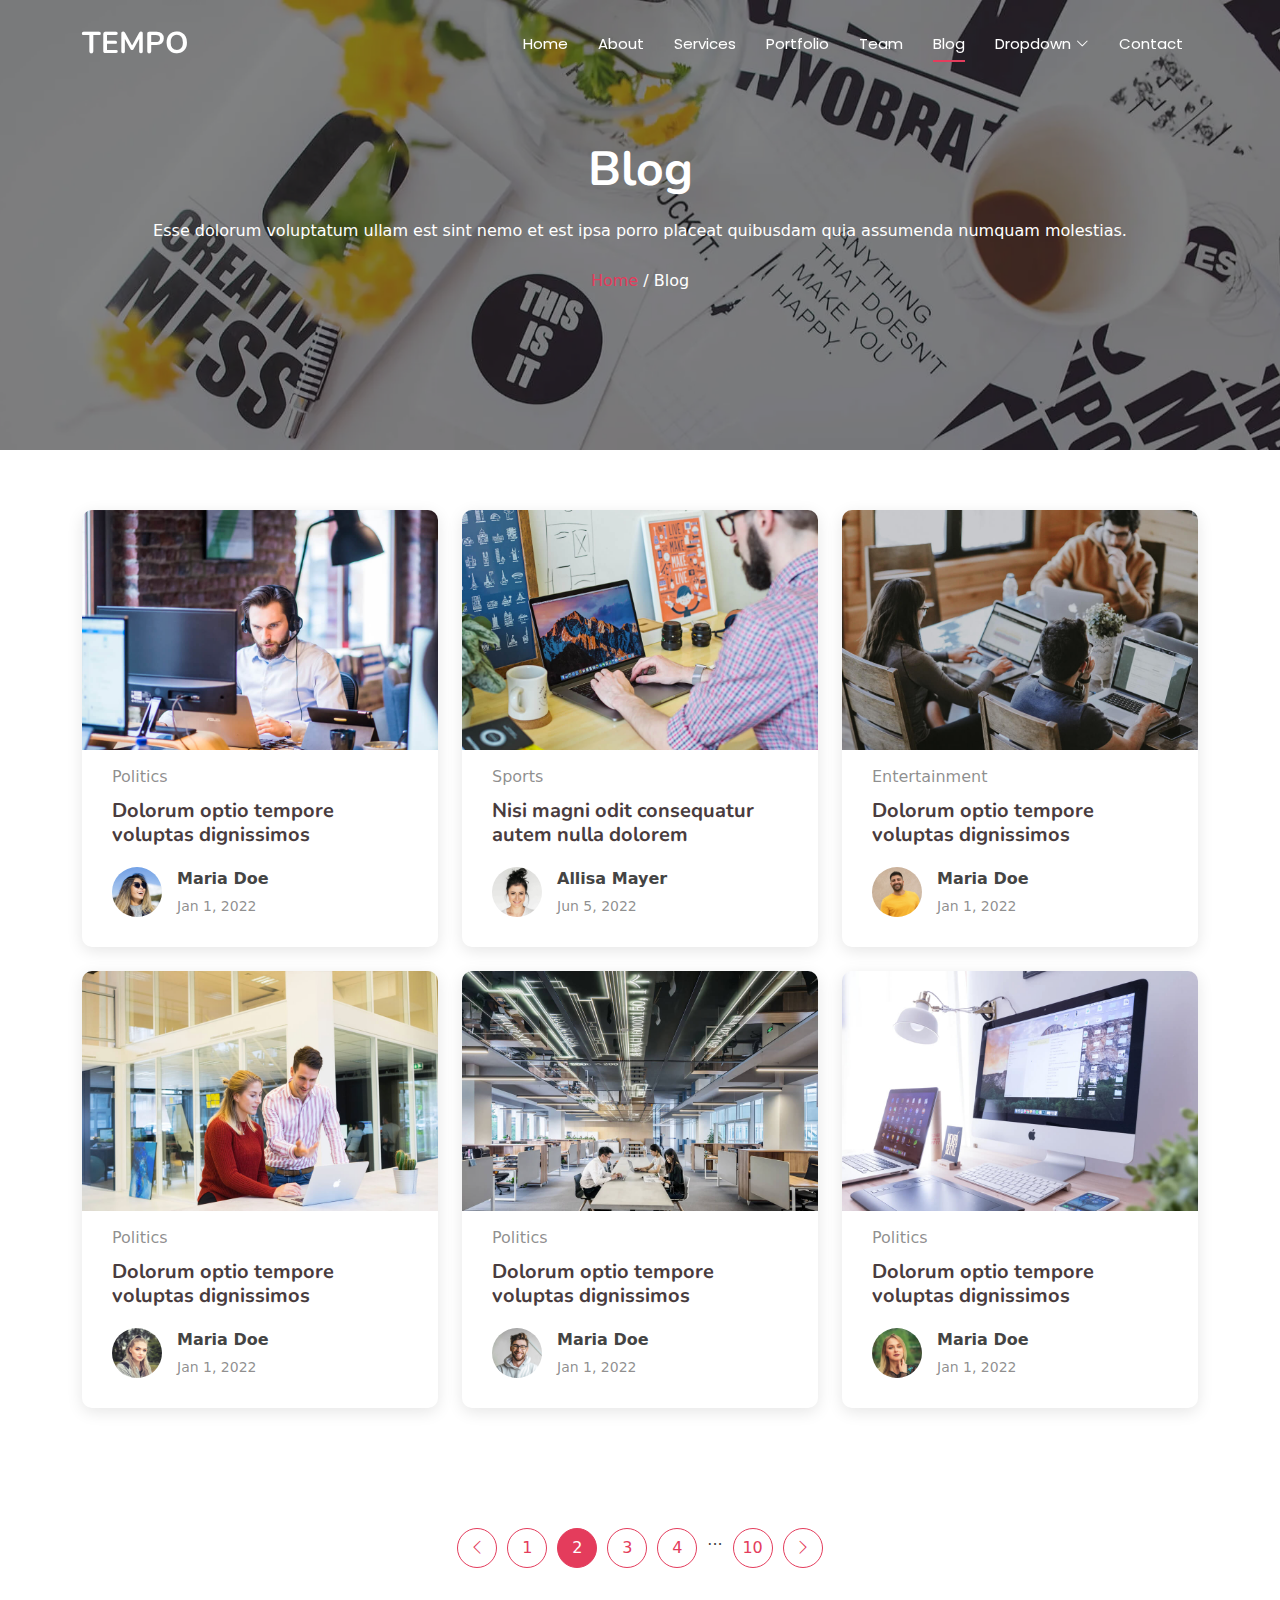
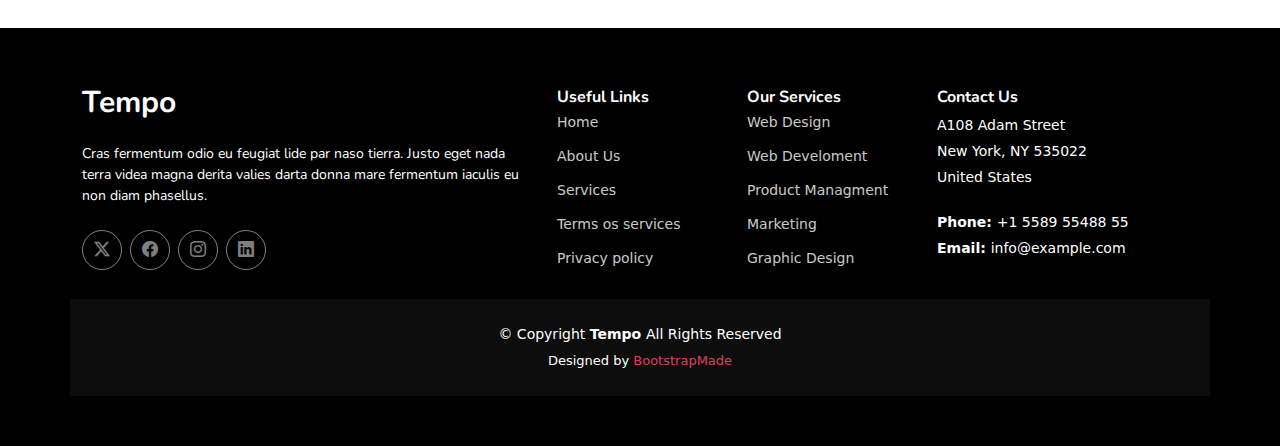
<file: blog.html>
<!DOCTYPE html>
<html lang="en">
<head>
    <meta charset="UTF-8">
    <meta name="viewport" content="width=device-width, initial-scale=1.0">
    <title>Blog</title>


    <link href="https://fonts.googleapis.com/css2?family=Poppins:wght@300;400;500;600;700&display=swap" rel="stylesheet">
    <link href="https://fonts.googleapis.com/css2?family=Nunito:wght@300;400;600;700;800&display=swap" rel="stylesheet">
    <link href="https://fonts.googleapis.com/css2?family=Roboto:wght@300;400;500;700&display=swap" rel="stylesheet">

    <link rel="stylesheet" href="https://cdn.jsdelivr.net/npm/aos@2.3.4/dist/aos.css" />

    <link rel="stylesheet" href="https://cdn.jsdelivr.net/npm/bootstrap-icons@1.11.3/font/bootstrap-icons.css">
    <link rel="stylesheet" href="https://cdn.jsdelivr.net/npm/bootstrap-icons@1.10.5/font/bootstrap-icons.css">

    <link rel="stylesheet" href="https://cdnjs.cloudflare.com/ajax/libs/animate.css/4.1.1/animate.min.css"/>

    <link rel="stylesheet" href="https://cdnjs.cloudflare.com/ajax/libs/font-awesome/5.15.4/css/all.min.css">


    <link rel="stylesheet" href="css/bootstrap.min.css">
    <link rel="stylesheet" href="css/all.min.css">

    <link rel="stylesheet" href="css/style.css">
    <link rel="stylesheet" href="css/blog.css">
</head>
<body>

    <nav  id="navbar" class="navbar navbar-expand-lg" >
        <div class="container">
            <a class="navbar-brand logo" href="#"><h1 class="sitename">TEMPO</h1></a>
            <button class="navbar-toggler" type="button" data-bs-toggle="collapse" data-bs-target="#navbarSupportedContent" aria-controls="navbarSupportedContent" aria-expanded="false" aria-label="Toggle navigation">
            <span class="navbar-toggler-icon"></span>
            </button>
            
            <div class="collapse navbar-collapse" id="navbarSupportedContent">
                <ul class="navbar-nav ms-auto mb-2 mb-lg-0 ">
                    <li class="nav-item">
                        <a class="nav-link " aria-current="page" href="index.html">Home</a>
                    </li>

                    <li class="nav-item">
                        <a class="nav-link" href="#about">About</a>
                    </li>

                    <li class="nav-item">
                        <a class="nav-link" href="#services">Services</a>
                    </li>

                    <li class="nav-item">
                        <a class="nav-link" href="#portfolio">Portfolio</a>
                    </li>

                    <li class="nav-item">
                        <a class="nav-link" href="#team">Team</a>
                    </li>

                    <li class="nav-item">
                        <a class="nav-link blog" href="blog.html" target="_blank">Blog</a>
                    </li>

                    <li class="nav-item outer-dropdown">
                        <a class="nav-link" href="#">Dropdown<i class="bi bi-chevron-down toggle-dropdown"></i></a>
                        <ul class="main-dropdown">
                            <li><a href="">Dropdown 1</a></li>
                            <li class="deep-dropdown"><a href="">Deeep Dropdown<i class="bi bi-chevron-down toggle-dropdown"></i></a>
                                <ul class="inner-dropdown">
                                    <li><a href="">Deep Dropdown 1</a></li>
                                    <li><a href="">Deep Dropdown 2</a></li>
                                    <li><a href="">Deep Dropdown 3</a></li>
                                    <li><a href="">Deep Dropdown 4</a></li>
                                    <li><a href="">Deep Dropdown 5</a></li>

                                </ul>
                            </li>
                            <li><a href="">Dropdown 2</a></li>
                            <li><a href="">Dropdown 3</a></li>
                            <li><a href="">Dropdown 4</a></li>

                        </ul>
                    </li>

                    <li class="nav-item">
                        <a class="nav-link" href="#contact">Contact</a>
                    </li>

                </ul>
            </div>
        </div>
    </nav>

    <header>
        <img class="header-img" src="images/page-title-bg.webp" alt="">
        <div class="container">
            <div class="row outer-header">
                <div class="header-content">
                    <h2>Blog</h2>
                    <p>Esse dolorum voluptatum ullam est sint nemo et est ipsa porro placeat quibusdam quia assumenda numquam molestias.</p>
                    <p><a class="" href="index.html">Home </a><span> / </span> <a> Blog</a></p>
                    
                   
                </div>
            </div>
        </div>
    </header>

    <section class="section posts">
        <div class="container">
            <div class="row gy-4">
                <div class="col-lg-4">
                    <article>
                        <div class="post-img"><img class="img-fluid" src="images/blog-1.jpg" alt=""></div>
                        <p class="post-category">Politics</p>
                        <h2>Dolorum optio tempore voluptas dignissimos</h2>
                        <div class="post-profile d-flex align-items-center">
                            <img src="images/blog-author.jpg" class="img-fluid author-img flex-shrink-0" alt="">
                            <div class="details">
                                <p class="author-name">Maria Doe</p>
                                <p class="author-date">Jan 1, 2022</p>
                            </div>
                        </div>

                    </article>
                </div>

                <div class="col-lg-4">
                    <article>
                        <div class="post-img"><img class="img-fluid" src="images/blog-2.jpg" alt=""></div>
                        <p class="post-category">Sports</p>
                        <h2>Nisi magni odit consequatur autem nulla dolorem</h2>
                        <div class="post-profile d-flex align-items-center">
                            <img src="images/blog-author-2.jpg" class="img-fluid author-img flex-shrink-0" alt="">
                            <div class="details">
                                <p class="author-name">Allisa Mayer</p>
                                <p class="author-date">Jun 5, 2022</p>
                            </div>
                        </div>

                    </article>
                </div>

                <div class="col-lg-4">
                    <article>
                        <div class="post-img"><img class="img-fluid" src="images/blog-3.jpg" alt=""></div>
                        <p class="post-category">Entertainment</p>
                        <h2>Dolorum optio tempore voluptas dignissimos</h2>
                        <div class="post-profile d-flex align-items-center">
                            <img src="images/blog-author-3.jpg" class="img-fluid author-img flex-shrink-0" alt="">
                            <div class="details">
                                <p class="author-name">Maria Doe</p>
                                <p class="author-date">Jan 1, 2022</p>
                            </div>
                        </div>

                    </article>
                </div>

                <div class="col-lg-4">
                    <article>
                        <div class="post-img"><img class="img-fluid" src="images/blog-4.jpg" alt=""></div>
                        <p class="post-category">Politics</p>
                        <h2>Dolorum optio tempore voluptas dignissimos</h2>
                        <div class="post-profile d-flex align-items-center">
                            <img src="images/blog-author-4.jpg" class="img-fluid author-img flex-shrink-0" alt="">
                            <div class="details">
                                <p class="author-name">Maria Doe</p>
                                <p class="author-date">Jan 1, 2022</p>
                            </div>
                        </div>

                    </article>
                </div>

                <div class="col-lg-4">
                    <article>
                        <div class="post-img"><img class="img-fluid" src="images/blog-5.jpg" alt=""></div>
                        <p class="post-category">Politics</p>
                        <h2>Dolorum optio tempore voluptas dignissimos</h2>
                        <div class="post-profile d-flex align-items-center">
                            <img src="images/blog-author-5.jpg" class="img-fluid author-img flex-shrink-0" alt="">
                            <div class="details">
                                <p class="author-name">Maria Doe</p>
                                <p class="author-date">Jan 1, 2022</p>
                            </div>
                        </div>

                    </article>
                </div>

                <div class="col-lg-4">
                    <article>
                        <div class="post-img"><img class="img-fluid" src="images/blog-6.jpg" alt=""></div>
                        <p class="post-category">Politics</p>
                        <h2>Dolorum optio tempore voluptas dignissimos</h2>
                        <div class="post-profile d-flex align-items-center">
                            <img src="images/blog-author-6.jpg" class="img-fluid author-img flex-shrink-0" alt="">
                            <div class="details">
                                <p class="author-name">Maria Doe</p>
                                <p class="author-date">Jan 1, 2022</p>
                            </div>
                        </div>

                    </article>
                </div>
            </div>
        </div>
    </section>

    <!-- pagination -->

    <section class="section pagination" >
        <div class="container">
            <div class="pagination-content">
                <ul>
                    <li><a href=""><i class="bi bi-chevron-left"></i></a></li>
                    <li><a href="">1</a></li>
                    <li class="active-pagination"><a  href="">2</a></li>
                    <li><a href="">3</a></li>
                    <li><a href="">4</a></li>
                    <li>...</li>
                    <li><a href="">10</a></li>
                    <li><a href=""><i class="bi bi-chevron-right"></i></a></li>



                </ul>
            </div>
        </div>
    </section>


    <!-- footer -->
    <footer class="footer section bg-black">
        <div class="container top-footer">
            <div class="row gy-4">
                <div class="col-lg-5 col-md-12 footer-about">
                    <a class="navbar-brand logo" href="index.html"><h1 class="sitename ">Tempo</h1></a>
                    <p>Cras fermentum odio eu feugiat lide par naso tierra. Justo eget nada terra videa magna derita valies darta donna mare fermentum iaculis eu non diam phasellus.</p>
                    <div class="social-links mt-4 d-flex gap-2">
                        <a href=""><i class="bi bi-twitter-x"></i></a>
                        <a href=""><i class="bi bi-facebook"></i></a>
                        <a href=""><i class="bi bi-instagram"></i></a>
                        <a href=""><i class="bi bi-linkedin"></i></a>
                    </div>

                </div>

                <div class="col-lg-2 col-6 footer-links">
                    <h4>Useful Links</h4>
                    <ul>
                        <li><a href="">Home</a></li>
                        <li><a href="">About Us</a></li>
                        <li><a href="">Services</a></li>
                        <li><a href="">Terms os services</a></li>
                        <li><a href="">Privacy policy</a></li>
                    </ul>
                </div>

                <div class="col-lg-2 col-6  footer-links">
                    <h4>Our Services</h4>
                    <ul>
                        <li><a href="">Web Design</a></li>
                        <li><a href="">Web Develoment</a></li>
                        <li><a href="">Product Managment</a></li>
                        <li><a href="">Marketing</a></li>
                        <li><a href="">Graphic Design</a></li>
                    </ul>

                </div>


                <div class="col-lg-3 col-md-12 footer-contact">
                    <h4>Contact Us</h4>
                    <p>A108 Adam Street</p>
                    <p>New York, NY 535022</p>
                    <p >United States</p>
                    <p class="mt-4"><strong>Phone: </strong><span>+1 5589 55488 55</span></p>
                    <p><strong>Email: </strong><span> info@example.com</span></p>


                </div>
            </div> 
        </div>

        <div class="container copy-right mt-4 text-center">
            <p >© <span>Copyright </span><strong class="sitename">Tempo </strong><span>All Rights Reserved</span></p>
            <p class="last-p">Designed by <span> BootstrapMade </span></p>
        </div>
    </footer>

     <!-- scroll to top button -->
    <div class="top-scroll hidden" id="top-scroll">
            <div class="inner-scroll d-flex justify-content-center align-items-center">
                <a href="#top"><i class="bi bi-arrow-up-short"></i></a>
            </div>
    </div>



    <script src="js/bootstrap.bundle.min.js"></script>
    <script src="js/main.js"></script>
</body>
</html>
</file>
<file: css/style.css>
:root{
   
    --main-color:#e43c5c;
}
body{
    padding: 0;
    margin: 0;
    box-sizing: border-box;
    overflow-x: hidden;
}
h1 , h2 , h3 , h4 , h5 , h6{
    font-family: "Nunito", sans-serif;
    color: #fff ;
}
ul{
    list-style: none;
}
a{
    text-decoration: none;
}
.animate__animated.animate__backInDown {
  --animate-duration: 2s;
}
.section{
    color: #444444;
    background-color: #fff;
    padding: 60px 0;
}
.navbar{
    background-color: transparent;
    position: fixed;
    top: 0;
    right: 0;
    left: 0;
    z-index: 999999;
    transition: all .4s;
}
.scrolled{
    position: fixed;
    top: 0;
    right: 0;
    left: 0;
    /* bottom: 0; */
    z-index: 999999;
    background-color: rgb(0, 0, 0 , .8);
}
.logo h1{
    font-size: 30px;
    font-weight: 700;
    margin: 0px;
}
.navbar-nav{
    align-items: center;
    padding: 20px 0;
}
.nav-item{
    padding: 5px 15px;
    text-align: center;
}
.nav-item .nav-link{
    color: #fff !important;
    position: relative;
    text-align: center;
    font-size: 15px;
    font-family: "Poppins", sans-serif;
    font-weight: 400;
    display: flex;
    align-items: center;
    justify-content: space-between;
    white-space: nowrap;
    transition: all 0.3s;
    padding: 0 !important;
}
.nav-link::before{
    content: "";
    height: 2px;
    background-color: var(--main-color);
    position: absolute;
    left: 0;
    bottom: -6px;
    visibility: hidden;
    width: 0px;
    transition: 0.2s ease-in-out;
}
.nav-link:hover::before{
    visibility: visible; 
    width: 100%;
}
.nav-link.active::before{
    visibility: visible;
    width: 100%;
} 
.bi-chevron-down {
    padding-left: 5px;
    font-size: 13px;
}
.outer-dropdown{
    position: relative;
}
.main-dropdown{
    position: absolute;
    display: block;
    z-index: 99;
    text-align: center;
    margin: 0;
    transform: translateY(40px);
    transition: all .3s;
    visibility: hidden;
    opacity: 0;
}
.inner-dropdown{
    position: absolute;
    left: -200px;
    transform: translateY(45px);
    transition: all .3s;
     visibility: hidden;
    opacity: 0;
}
.outer-dropdown:hover .main-dropdown 
{   
    transform: translateY(10px);
    top: 100%;
    visibility: visible;
    opacity: 1;
}
.deep-dropdown:hover .inner-dropdown
{   
    transform: translateY(-45px);
    top: 100%;
    visibility: visible;
    opacity: 1;
}
.main-dropdown , .inner-dropdown{
    background-color: #fff;
    padding: 10px 0;
    box-shadow: 0px 0px 30px rgba(0, 0, 0, 0.1);
    border-radius: 4px;
}
.main-dropdown li  , .inner-dropdown li{
    min-width: 200px;
    position: relative;
}
.main-dropdown li a , .inner-dropdown li a{
    position: relative;
    padding: 10px 20px;
    font-size: 15px;
    color: #444444;
    font-family: "Poppins", sans-serif;
    transition: all  .3s;
    font-weight: 400;
    display: flex;
    align-items: center;
    justify-content: center;
    white-space: nowrap;
}
.main-dropdown li a:hover , .inner-dropdown li a:hover{
    color: var(--main-color);
}

/* ---------------header---------------- */
header{
    height: 100vh;
    position: relative;
    display: flex;
    align-items: center;
    justify-content: center;
}
header::before{
     content: "";
    position: absolute;
    z-index: 2;
     background-color:  color-mix(in srgb, #060606, transparent 50%);
    inset: 0px;
    
}
.header-img{
    position: absolute;
    object-fit: cover;
    z-index: 1;
    width: 100%;
    height: 100%;
}
header .container{
    height: 100%;
    position: absolute;
    z-index: 3;

}
header .row{
    height: 100%;

}
header .row .outer-header{
    height: 100%;
}
.header-content{
    /* width: 100%; */
    text-align: center;
    display: flex;
    align-items: center;
    flex-direction: column;
    justify-content: center;
}
.header-content h2{
    font-size: 48px;
    font-weight: 700;
    margin: 0;
    
}
.header-content p{
    font-size: 24px;
    color: #fff;

    margin: 10px 0px 0px;
}
.header-content .btn{
    color: #fff;
    font-weight: 400;
    font-size: 14px;
    letter-spacing: 1px;
    display: inline-block;
    text-transform: uppercase;
    padding: 8px 40px;
    margin: 30px 0px 0px;
    border-radius: 50px;
    transition: all 0.3s;
    border: 2px solid #8a898b;
    background-color: transparent;
    font-family: "Roboto", system-ui, -apple-system, "Segoe UI", Roboto, "Helvetica Neue", Arial, "Noto Sans", "Liberation Sans", sans-serif, "Apple Color Emoji", "Segoe UI Emoji", "Segoe UI Symbol", "Noto Color Emoji";
}
.header-content .btn:hover{
    background-color: var(--main-color);
    border: 2px solid transparent;
    
}
/* -----------------About section---------------------- */

.section-title{
    padding-bottom: 60px;
    text-align: center;
}
.section-title h2{
    font-family: "Roboto", system-ui, -apple-system, "Segoe UI", Roboto, "Helvetica Neue", Arial, "Noto Sans", "Liberation Sans", sans-serif, "Apple Color Emoji", "Segoe UI Emoji", "Segoe UI Symbol", "Noto Color Emoji";
    color:var(--main-color);
    font-size: 13px;
    text-transform: uppercase;
    border-radius: 50px;
    display: inline-block;
    padding: 8px 20px;
    background: color-mix(in srgb, var(--main-color), transparent 90%);
    margin: 0;
    letter-spacing: 1px;
    font-weight: 700;

}
.section-title p{
    color: #493c3e;
    font-family: "Nunito", sans-serif;
    font-weight: 700;
    font-size: 2rem;
    margin-top: 10px;
}
.section-title p span{
    color: var(--main-color);
}
/*  */
.left-side h3{
    color: #493c3e;
    font-weight: 700;
    font-size: 34px;
    margin-bottom: 30px;
}
.left-side p{
        margin-bottom: 30px;
}
.left-side a{
    color: var(--main-color);
    border: 2px solid var(--main-color);
    border-radius: 50px;
    padding: 8px 30px;
    text-transform: uppercase;
    display: inline-flex;
    align-items: center;
    transition: all .3s;
}
.left-side a:hover{
    background-color: var(--main-color);
    color: #fff;
}
.left-side a span{
    font-weight: 700;
    font-size: 13px;

}
.left-side i{
    display: inline-flex;
    justify-content: center;
    align-items: center;
    gap: 5px;
    font-size: 16px;
}
.icon-box i{
    color: var(--main-color);
    font-size: 40px;
    margin-bottom: 10px;
}
.icon-box h4 a{
    color: #493c3e;
    font-weight: 700;
    transition: all .3s;
}
.icon-box h4 a:hover{
    color: var(--main-color);
}

.icon-box p a{
    color: #8a898b;
    font-size: 15px;
    /* font-weight: 500; */
}

/* ----------Services-------- */
.service-item{
    background-color: #fff;
    box-shadow: 0px 0 25px 0 rgba(0, 0, 0, 0.1);
    padding: 50px 30px;
    transition: all 0.3s ease-in-out;
    height: 100%;
    position: relative;
    overflow: hidden;
    z-index: 1;
}
.service-item::before{
    content: "";
    background-color: var(--main-color);
    transition: all 0.3s ease-in-out;
    position: absolute;
    left: 0;
    bottom: -100%;
    height: 100%;
    width: 100%;
    z-index: -1;
}
.service-item:hover::before{
    bottom: 0;
}
.service-item:hover .icon , 
.service-item:hover h4 a ,
.service-item:hover p a{
    color: #fff;
}
.service-item .icon{
    color: var(--main-color);
    font-size: 36px;
    transition: all .3s ease-in-out;
    margin-bottom: 10px;
}
.service-item .h4{
    margin-bottom: 15px;
}
.service-item h4 a{
    color: #493c3e;
    font-size: 20px;
    font-weight: 700;
    transition: all .3s ease-in-out;
}
.service-item p{
    
    margin-bottom: 0;
}
.service-item p a{
    color: #444444;
    line-height: 24px;
    font-size: 14px;
    transition: ease-in-out 0.3s;

}
/* -------------------Features section------------*/
.feature-item{
    border: 1px solid #a8a4a433;
    transition: all .3s;
    padding: 10px 20px;
    transition:all 0.3s;
    position: relative;
    cursor: pointer;
}
.feature-item:hover{
    border: 1px solid var(--main-color);

}

.feature-item h3{
    font-weight: 700;
    margin: 0;
    padding: 0;
    line-height: 1;
    font-size: 16px;
    color: #493c3e;
    transition:all 0.3s;

}
.feature-item:hover h3{
    color: var(--main-color) !important;
}
.feature-item i{
    font-size: 2rem;
}
/* ---------call to section-------------- */
.call-to{
    background-image: url('../images/cta-bg.jpg');
    background-attachment: fixed;
    background-size: cover;
    position: relative;
    z-index: 1 ;
    overflow: hidden;
    padding : 80px 0px;
}
.call-to::before{
    content: "";
    position: absolute;
    top: 0;
    left: 0;
    z-index: 2;
    width: 100%;
    height: 100%;
    background:  color-mix(in srgb, #060606 , transparent 50%);
}
.call-to .container .row{
     position: relative;
    z-index: 3;
}
.call-to-content{
   
}
.call-to-content h3{
    font-family: "Nunito", sans-serif;
    font-size: 28px;
    font-weight: 700;
    color: #fff;
    margin-bottom: .5rem;
    margin-top: 0;
}
.call-to-content p{
    margin-top: 0;
    margin-bottom: 1rem;
    color: #fff;
}
.call-to-btn{
    font-family: "Nunito", sans-serif;
    font-weight: 500;
    font-size: 16px;
    letter-spacing: 1px;
    display: inline-block;
    color: #fff;
    padding: 12px 40px;
    border-radius: 50px;
    transition: all 0.3s;
    margin: 10px;
    border: 2px solid #fff;
}   
.call-to-btn:hover{
    background-color: var(--main-color);
    border: 2px solid var(--main-color);

}        
/* --------portfolio section---------- */
.portfolio{

}
/* Nav Pills */
.portfolio-ul{
    transition: all .2s;
}
.portfolio-ul .portfolio-item{
    cursor: pointer;
    margin: 0px 0px 5px;
}
.portfolio-ul .portfolio-item button{
    border: none;
    display: inline-block;
    color: #000 ;
    background-color: #fff;
    border-radius: 50px;
    padding: 8px 20px 10px;
    font-size: 15px;
    font-weight: 500;
    line-height: 1;
    font-family: "Nunito", sans-serif;
    transition: 0.3s ease-in-out;

}
.portfolio-ul .portfolio-item button:hover{
    background-color: var(--main-color);
    color: #fff !important; 
}
.portfolio-item button.active{
    background-color: var(--main-color) !important;
    color: #fff !important; 
}


/* --- Masonry Layout --- */
.masonry{
    column-count: 3;
    column-gap: 1.5rem;
}
.masonry-item{
     margin-bottom: 1.5rem;
     position: relative;
     cursor: pointer;
   break-inside: avoid;  

}
.overlay{
    position: absolute;
    z-index: 3;
    bottom: -100px;
    left: 0;
    right: 0;
    background:  color-mix(in srgb, #fff, transparent 10%);
    transition: all .3s ease;
    opacity: 0;

    display: flex;
    justify-content: space-between;
    align-items: center;
    padding: 12px;
}
.masonry-item:hover .overlay{
    opacity: 1;
    bottom: 0;

}
.masonry-item img{
  width: 100%;
  display: block;
  object-fit: cover;
}
.overlay h4{
    font-size: 18px;
    font-weight: 600;
    color: #493c3e;
    font-family: "Nunito", sans-serif;
}
.overlay p{
    color: color-mix(in srgb,#444444, transparent 30%);
    font-size: 14px;
    margin-bottom: 0px;
}
.overlay a{
    display: flex;
    gap: 5px;
    align-items: center;
    justify-content: center;
}
.overlay a i{
    color: color-mix(in srgb,#444444, transparent 30%);
    transition: all .3s;
}
.overlay i:hover{
    color: var(--main-color);
}
.bi-zoom-in{font-size: 24px;} .bi-link-45deg{font-size: 28px;};

@media (min-width: 767px) and (max-width:991px){
  .masonry {
    column-count: 2 !important; 
  }
}

@media (max-width: 767px) {
  .masonry {
    column-count: 1; 
  }
}
/* pricing */

.pricing {
  text-align: center;
}
.pricing-card {
      background-color: #fff;
    box-shadow: rgba(0, 0, 0, 0.1) 0px 3px 20px -2px;
    height: 100%;
    position: relative;
    padding: 60px 40px;
    border-radius: 15px;
  transition: all 0.3s ease;
}
.pricing-card.active {
    transform: scale(1.15);
    z-index: 10;
    border: 3px solid var(--main-color);
}
/* -------------- */
.pricing-card .icon {
  width: 70px;
  height: 70px;
  background: var(--main-color);
  border-radius: 50%;
  margin: 0 auto 20px;
  display: flex;
  align-items: center;
  justify-content: center;
  font-size: 28px;
  color: #fff;
  position: relative;
  z-index: 1;
}
.pricing-card .icon::before,
.pricing-card .icon::after {
  content: "";
  position: absolute;
  top: 50%;
  left: 50%;
  width: 100%;
  height: 100%;
  border-radius: 50%;
  background: rgba(228, 60, 92, 0.3);
  transform: translate(-50%, -50%);
  z-index: -1;
  animation: pulse 2s infinite ease-out;
}
.pricing-card .icon::after {
  animation-delay: 1s;
}

@keyframes pulse {
  0% {
    transform: translate(-50%, -50%) scale(1);
    opacity: 0.6;
  }
  100% {
    transform: translate(-50%, -50%) scale(2);
    opacity: 0;
  }
}
/* ------------------------------- */
.pricing-card h3 {
  color: #493c3e;
    font-weight: 600;
    margin-bottom: 30px;
    font-size: 20px;
    text-align: center;
}

.pricing-card .price {
         color: 
         color-mix(in srgb, var(--default-color), transparent 50%);
    font-size: 18px;
    font-weight: 400
}
sup{    
       font-size: 28px;
       left: 13px;
}
.price span{
font-size: 48px;
    color: var(--main-color);
    font-weight: 700;
    font-family:"Nunito", sans-serif;
    margin-bottom: 25px;
    text-align: center;
}

.pricing-card ul {
  color: 
     color-mix(in srgb, #444444, transparent 20%);
    text-align: left;
    line-height: 20px;
    padding: 20px 0px;
    list-style: none;
}

.pricing-card ul li {
    display: flex;
    align-items: center;
    padding: 10px 0px;
}

.pricing-card ul li i {
    color: rgb(5, 150, 82);
    font-size: 24px;
    padding-right: 3px;
}

.pricing-card ul li.disabled {
    color: color-mix(in srgb, #444444, transparent 70%);
  text-decoration: line-through;
}

.pricing-card ul li.disabled i {
    color: color-mix(in srgb, #444444, transparent 70%);

}

.buy-btn{
    color:  color-mix(in srgb, #444444, transparent 20%);
    display: inline-block;
    padding: 8px 40px 10px 40px;
    border-radius: 50px;
    border: 1px solid color-mix(in srgb, #444444, transparent 80%);
    font-size: 16px;
    font-weight: 600;
    font-family: "Nunito", sans-serif;
    transition: 0.3s;
    background-color: #fff;
}

.buy-btn:hover {
  background: #e43c5c;
  color: #fff;
  border-color: #e43c5c;
}

/* ---------FAQ ---------------- */


.faq .accordion-item {
  border: 1px solid #eee;
  border-radius: 8px;
  margin-bottom: 14px;
  overflow: hidden;
  background: transparent;
  transition: all .3s ease;
}

.faq .accordion-item.open {
      background-color: color-mix(in srgb, var(--main-color), transparent 97%);
    border-color:  color-mix(in srgb, var(--main-color), transparent 80%);
}
.faq .accordion-button {
  background: transparent;
  border: none;
  padding: 18px 22px;
  font-size: 16px;
  font-weight: 600;
  color: #493c3e;
  display: flex;
  align-items: center;
  justify-content: space-between;
  gap: 12px;
  transition: all .3s;
  box-shadow: none;
}

.faq .accordion-button::after {
  display: none;
}

.faq .question-text {
  display: inline-block;
  text-align: left;
  white-space: normal;
}

.faq .faq-icon i {
  font-size: 16px;
  color: #888;
  transition: all .3s;
}

.faq .accordion-button:not(.collapsed) .faq-icon i {
  transform: rotate(90deg); 
  color: var(--main-color); 
}

.faq .accordion-button:hover {
  color: var(--main-color);
}

.faq .accordion-button:hover .faq-icon i {
  color: var(--main-color);
}

.faq .accordion-body {
  padding: 0 18px 18px 18px;
  font-size: 16px;
    font-weight: 600;
  line-height: 1.7;
  color: #000;
  background: transparent; 
}

.faq .accordion-collapse.show + .accordion-body {}

@media (max-width: 576px) {
  .faq .accordion-button { font-size: 15px; padding: 14px 16px; }
  .faq .accordion-body { font-size: 14px; padding: 14px 16px 18px; }
}
/* ---------------------------- */

/* -------team1----------------- */
.team1-content{
     background-color: #fff;
    box-shadow: 0px 2px 15px rgba(0, 0, 0, 0.1);
    overflow: hidden;
    border-radius: 5px;
}
.member-img{
    position: relative;
    cursor: pointer;
}
.member-img img{
    width: 100%;
    height: auto;

}
.member-img .social{
    position: absolute;
    left: 0;
    right: 0;
    bottom: 0px;
    display: flex;
    align-items: center;
    justify-content: center;
    height: 40px;
    background: color-mix(in srgb , #fff , transparent 20%);
    transition: all .3s;
    opacity: 0;
    
    
}
.member-img:hover .social{
    opacity: 1;
    /* bottom: 0; */
}
.member-img .social a{
    display: block;
    margin: 0 10px;
    color: #444444;
    transition: all .3s;
}
.member-img .social a:hover , 
.light-box .social a :hover{
    color: var(--main-color);
}
.member-img .social a i{
    font-size:18px ;
    margin: 0 2px;
}
.team1-content .text{
    background-color: #fff;
    padding: 25px 15px;
    text-align: center;
}
.team1-content .text h2{
 font-weight: 700;
    margin-bottom: 5px;
    font-size: 18px;
    color: color-mix(in srgb, #493c3e, transparent 20%);
}
.team1-content .text p{
    font-size: 13px;
    font-weight: 400;
    color: color-mix(in srgb, #444444, transparent 40%);
}

/* ----------team2------------- */
.team2-content{
    position: relative;
}
.team2-content img{
    width: 100%;
}
.light-container{
    position: absolute;
    background: rgb(0, 0, 0 , .6);
    inset: 0;
    display: flex;
    align-items: center;
    justify-content: center;
    transition:all .4s;
    opacity: 0;
}
.team2-content:hover .light-container{
    opacity: 1;
    transition: all .3s ease-in-out;
}
.light-box{
    text-align: center;
    margin-top: -50px;
    transition: all .3s ease-in-out;

}
.team2-content:hover .light-box{
    margin-top: 0;
}
.light-box h2{
    font-size: 18px;
    color: #fff;
    font-weight: 700;
    margin-bottom: 2px;

}
.light-box p{
    font-style: italic;
    font-size: 13px;
    color: #fff;
}
.light-box .social{
    margin-top: 15px;

}
.light-box .social a{
    color: #fff;
    transition: all .3s;
    
}
.light-box .social a i{
    font-size: 18px;
    margin: 0 2px;
}
/* -------contact------------ */
.info-item{
    display: flex;
    margin-top: 40px;
}
.info-item i{
    color: #fff;
    background: var(--main-color);
    font-size: 20px;
    width: 44px;
    height: 44px;
    display: flex;
    justify-content: center;
    align-items: center;
    border-radius: 50px;
    transition: all 0.3s ease-in-out;
    margin-right: 15px;
}
.info-item h3{
    padding: 0;
    font-size: 18px;
    font-weight: 700;
    margin-bottom: 5px;
    color: #493c3e;
}
.info-item p{
    padding: 0;
    margin-bottom: 0;
    font-size: 14px;
    color: #444444;
}
.form-item{
    font-size: 14px;
    padding: 10px 15px;
    box-shadow: none;
    border-radius: 0;
    color: #444444;
    background-color:  color-mix(in srgb, #fff, transparent 50%);
    border-color:  color-mix(in srgb, #444444, transparent 80%);
}
.form-item:focus{
    border-color: var(--main-color);
    box-shadow: none;
}
.form-item::placeholder{
    color: color-mix(in srgb, #444444, transparent 80%);
}
form button{
    color: #fff;
    background-color: var(--main-color);
    border: 0;
    padding: 10px 30px;
    transition:all .4s;
    border-radius: 50px;
}
form button:hover{
    background: color-mix(in srgb, var(--main-color), transparent 20%);
}
/* ------footer--------------- */
.footer{
    color:#fff;
    font-size: 14px;
    padding-bottom: 50px;
}
.footer h4{
        font-size: 16px;
    font-weight: bold;
 
}
.footer-about .sitename{
    line-height: 1;
    margin-bottom: 25px;
}
.footer-about p {
    font-family: "Nunito", sans-serif ;
    font-size: 14px;

}
.footer .social-links a{
    display: flex;
    justify-content: center;
    align-items: center;
    width: 40px;
    height: 40px;
    border-radius: 50%;
    border: 1px solid color-mix(in srgb, #fff, transparent 50%);
    color: color-mix(in srgb, #fff, transparent 50%);
    transition: all .3s ease-in-out;

    font-size: 16px;
}
.footer .social-links a:hover{color: var(--main-color);border-color: var(--main-color);}

.footer-links ul{
    padding: 0;
    margin: 0;
}
.footer-links ul li{
     padding: 10px 0;
    display: flex;
    align-items: center;
}
.footer-links ul li:first-child{padding-top: 0;}
.footer-links ul li a{
    color: color-mix(in srgb, #fff, transparent 20%);
    line-height: 1;
    transition: all .3s ease-in;
    display: inline-block;
    font-size: 14px;

}
.footer-links ul li a:hover{
    color: var(--main-color);
    
}

.footer-contact p {margin-bottom: 5px;}

.copy-right{
    padding-top: 25px;
    padding-bottom: 25px;
    background-color:  color-mix(in srgb, #fff, transparent 95%);
   
}
 .copy-right p {
    margin-bottom: 0;
}
.last-p{
    font-size: 13px;
    margin-top: 6px;
}
.last-p span{
    cursor: pointer;
    color: var(--main-color);
}
.last-p span:hover{
    color: color-mix(in srgb, var(--main-color), transparent 25%);
    
}
    
/* --------scroll to top button-------------- */
.hidden{
    opacity: 0;;
}
.top-scroll {
    position: fixed;
    bottom: 10px;
    right: 10px;
    z-index: 9999;
    transition: all .3s ease-in;
}
.inner-scroll {
    background-color: var(--main-color);
    width: 45px;
    height: 45px;
    border-radius: 50%;
    transition: all 0.2s ease;
    cursor: pointer;
}
.inner-scroll a i {
    color: #fff;
    font-size: 24px;
    
}

.navbar-toggler {
  border: none !important;
  box-shadow: none !important;
}
.navbar-toggler:focus {
  outline: none !important;
  box-shadow: none !important;
}

.navbar {
  --bs-navbar-toggler-focus-width: 0;
  --bs-navbar-toggler-border-color: transparent;
}

.navbar-toggler-icon {
  --bs-navbar-toggler-icon-bg: url("data:image/svg+xml,%3Csvg xmlns='http://www.w3.org/2000/svg' viewBox='0 0 30 30'%3E%3Cpath stroke='rgba(255,255,255,1)' stroke-width='2' stroke-linecap='round' stroke-miterlimit='10' d='M4 7h22 M4 15h22 M4 23h22'/%3E%3C/svg%3E");
  background-image: var(--bs-navbar-toggler-icon-bg) !important;
}

/* ---------------- */
@media screen and (max-width:991px) {
    .pricing-cards{
    flex-direction: column;
    justify-content: center;
    align-items: center;
    gap: 1rem;
    }
    .pricing-cards .col-lg-4{
        width: 80%;
    }
    .pricing-card.active {
        transform: none;
    }
}
</file>
<file: css/blog.css>
header{
    height: 50vh;
}
.header-content p {
    font-size: 16px ;
    margin-bottom: 1rem;
}
.header-content h2{
        margin-bottom: 10px;
}
.header-content p a{
    color: #e43c5c;
}

/* ---------------------- */
article{
    background-color: #fff;
    box-shadow: 0 4px 16px rgba(0, 0, 0, 0.1);
    padding: 30px;
    border-radius: 10px;
    height: 100%;
    overflow: hidden;
    
}
.post-img {
    max-height: 240px;
    margin: -30px -30px 15px -30px;
    overflow: hidden;
}
.post-img img{

}
.post-category {
    font-size: 16px;
    color: color-mix(in srgb, #444444, transparent 40%);
    margin-bottom: 10px;
}
article h2{
    font-size: 20px;
    font-weight: 700;
    padding: 0;
    margin: 0 0 20px 0;
    color:#493c3e;
    transition: all .3s ease-in-out;
    cursor: pointer;
}
article h2:hover{
    color: #e43c5c;

}
.author-img{
    width: 50px;
    height: 50px;
    border-radius: 50%;
    margin-right: 15px;
}
.author-name{
    font-weight: 600;
    margin-bottom: 5px;
}
.author-date{
    font-size: 14px;
    color: color-mix(in srgb,#444444, transparent 40%);
    margin-bottom: 0;
}

/* --------pagination */
.pagination-content{
    display: flex;
    justify-content: center;
}
.pagination-content ul{
    display: flex;
    padding: 0;
    margin: 0;
}
.pagination-content ul li{
    margin: 0 5px;
}
.pagination-content li a {
    color: #e43c5c;
    display: flex;
    align-items: center;
    justify-content: center;
    width: 40px;
    height: 40px;
    border-radius: 50%;
    border: 1px solid #e43c5c;
    transition:all 0.3s;

}
.pagination-content ul li a:hover {
    background-color: #e43c5c;
    color: #fff;

}
.active-pagination a{color: #fff !important;
    background-color: #e43c5c;

}
</file>
